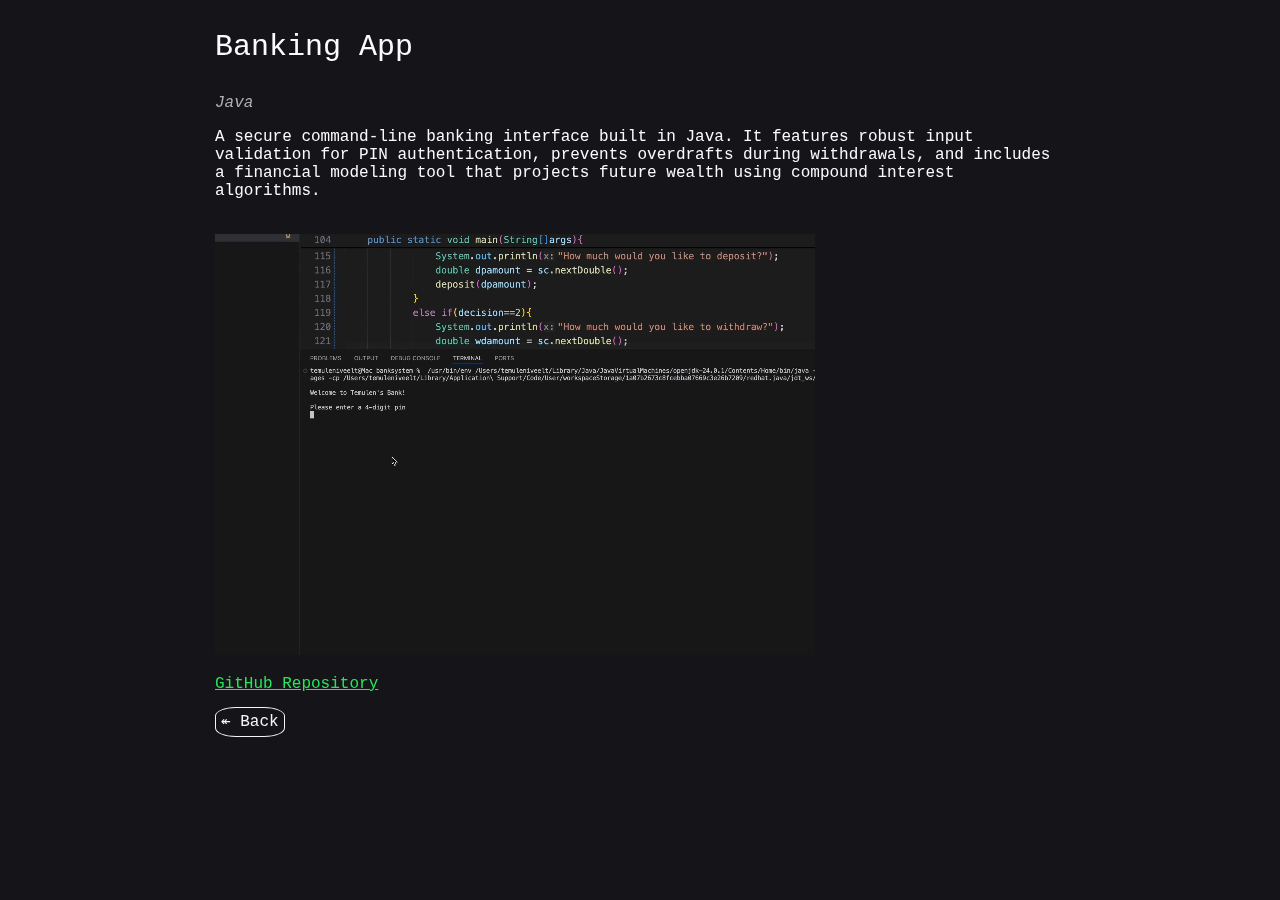
<file: bankapp/index.html>
<!DOCTYPE html>
<html lang="en">
    <head>
        <meta charset="UTF-8">
        <meta name="viewport" content="width=device-width, initial-scale=1.0">
        <link rel="stylesheet" href="../style.css">
        <title>Bank Program</title>
    </head>
    <body>
        <p id="apptitle">Banking App</p>
        <span class="subtitle"><i>Java</i></span>
        <p>
        A secure command-line banking interface built in Java. It features robust
        input validation for PIN authentication, prevents overdrafts during withdrawals,
        and includes a financial modeling tool that projects future wealth using
        compound interest algorithms.
        </p><br>
        <video src="../bankprogram.mp4"
        id="bankvideo"
        type="video/mp4"
        autoplay
        muted
        loop
        playsinline></video>
        <a href="https://github.com/temulendev/console-banking-system">GitHub Repository</a>
        <br>
        <br>
        <a href="/" id="backBtn">↞ Back</a>
    </body>
</html>
</file>
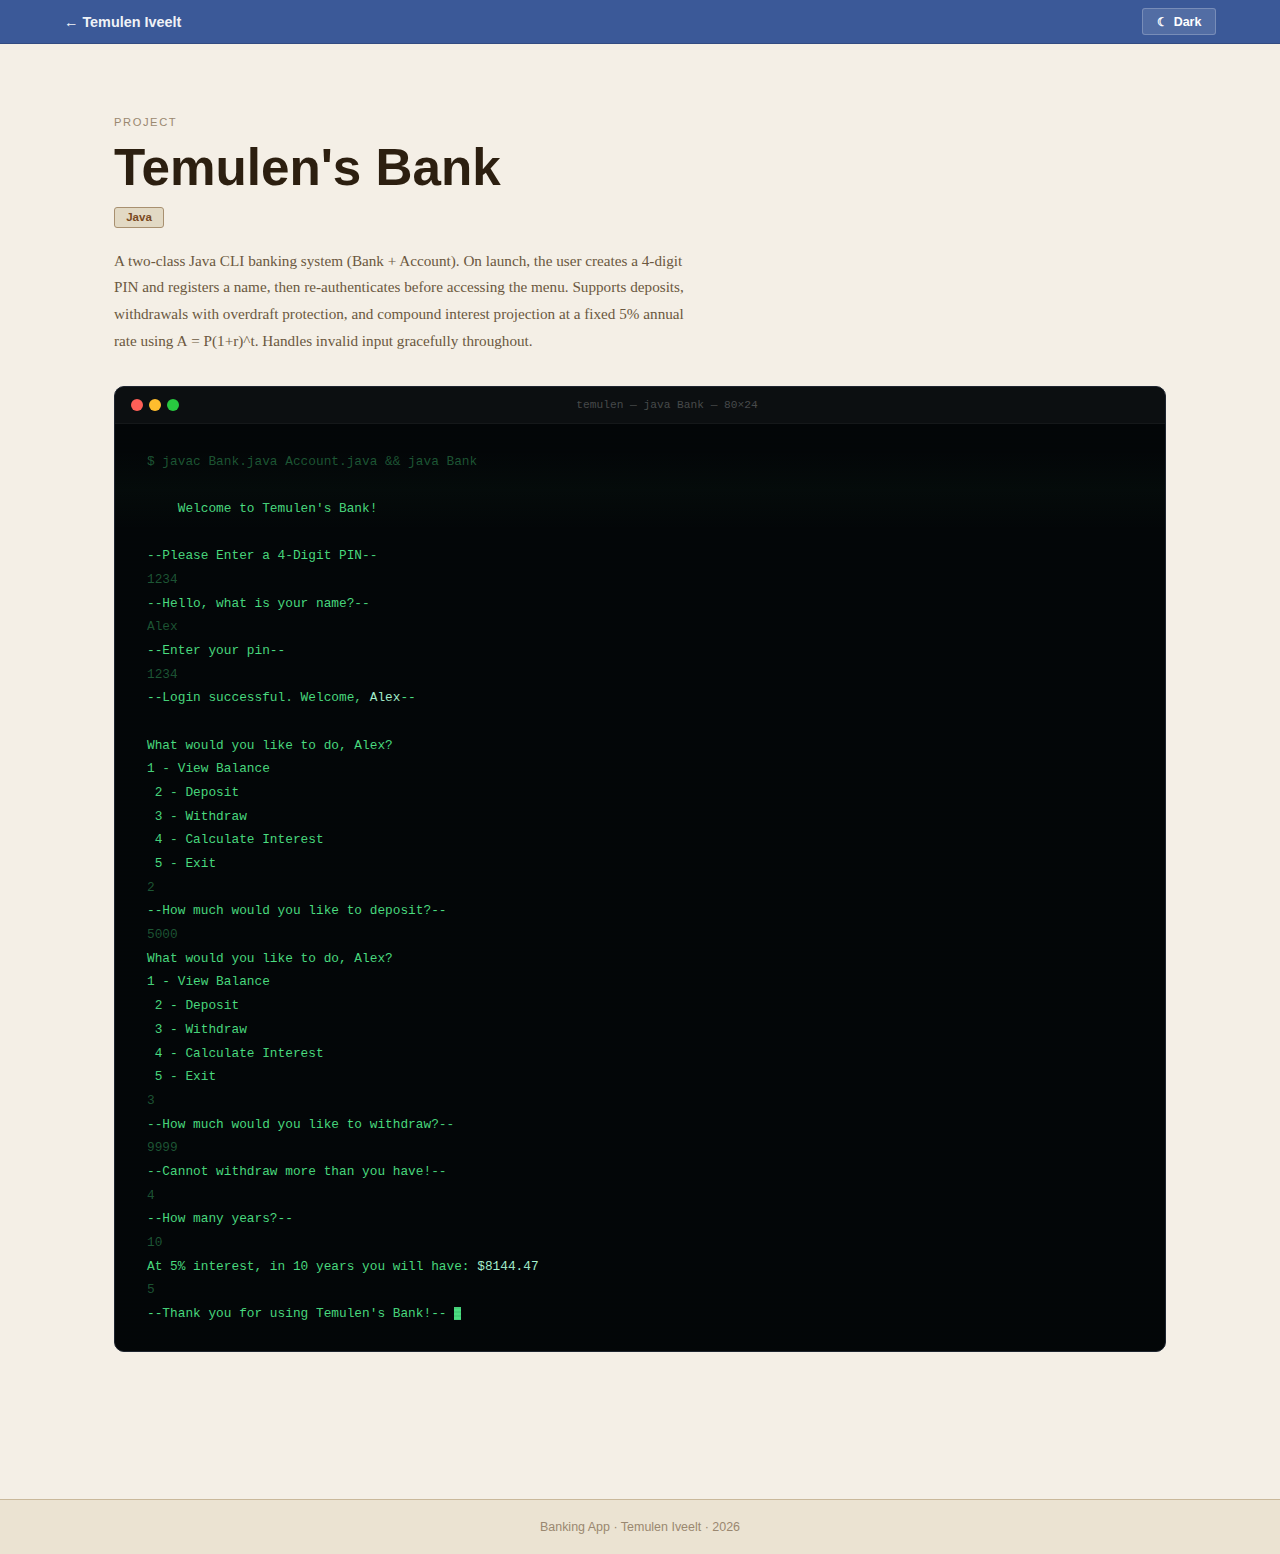
<file: banking/index.html>
<!DOCTYPE html>
<html lang="en">
<head>
  <meta charset="UTF-8">
  <meta name="viewport" content="width=device-width, initial-scale=1.0">
  <meta name="description" content="Temulen's Bank — Java CLI banking app by Temulen Iveelt">
  <title>Banking App — Temulen Iveelt</title>
  <style>
    *, *::before, *::after { box-sizing: border-box; margin: 0; padding: 0; }

    /* ── COLOR SYSTEM ── */
    :root {
      --bg: #F4EFE6;
      --bg-card: #EBE3D2;
      --border: #C9B89A;
      --border-strong: #A89070;
      --text-primary: #2C1F10;
      --text-secondary: #6B5840;
      --text-muted: #9A8870;
      --accent: #3B5998;
      --accent-hover: #2D4473;
      --accent-light: #EBF0F8;
      --accent-2: #7A4A22;
      --accent-green: #4A7236;
      --nav-bg: #3B5998;
      --nav-text: #FFFFFF;
      --tag-bg: #E2D9C4;
      --tag-text: #5A4A32;
      --link: #3B5998;
    }

    body.dark-mode {
      --bg: #2C2F38;
      --bg-card: #363A45;
      --border: #48505E;
      --border-strong: #58607A;
      --text-primary: #E4DDD2;
      --text-secondary: #A8A090;
      --text-muted: #787080;
      --accent: #7A9FD0;
      --accent-hover: #9AB8E0;
      --accent-light: #2A3348;
      --accent-2: #C09060;
      --accent-green: #72A850;
      --nav-bg: #20242E;
      --nav-text: #E4DDD2;
      --tag-bg: #3C3F50;
      --tag-text: #9A9CB0;
      --link: #7A9FD0;
    }

    /* ── TRANSITIONS ── */
    body, .project-header, footer {
      transition: background-color 0.3s ease, color 0.3s ease;
    }

    /* ── BASE ── */
    body {
      background: var(--bg);
      color: var(--text-primary);
      font-family: Georgia, 'Times New Roman', serif;
      font-size: 16px;
      min-height: 100vh;
      overflow-x: hidden;
    }

    /* ── NAV BAR ── */
    .nav {
      position: sticky;
      top: 0;
      z-index: 100;
      background: var(--nav-bg);
      height: 44px;
      display: flex;
      align-items: center;
      border-bottom: 1px solid rgba(0,0,0,0.15);
    }

    .nav-inner {
      width: 100%;
      max-width: 1200px;
      margin: 0 auto;
      padding: 0 1.5rem;
      display: flex;
      align-items: center;
      justify-content: space-between;
    }

    .nav-brand {
      color: var(--nav-text);
      text-decoration: none;
      font-family: Trebuchet MS, Lucida Grande, Verdana, Arial, sans-serif;
      font-weight: bold;
      font-size: 0.9rem;
      opacity: 0.92;
      transition: opacity 0.15s ease;
    }
    .nav-brand:hover { opacity: 1; }

    .nav-btn {
      display: inline-flex;
      align-items: center;
      gap: 0.35rem;
      padding: 0.3rem 0.85rem;
      background: rgba(255,255,255,0.12);
      border: 1px solid rgba(255,255,255,0.22);
      border-radius: 3px;
      color: var(--nav-text);
      font-family: Trebuchet MS, Lucida Grande, Verdana, Arial, sans-serif;
      font-size: 0.78rem;
      font-weight: bold;
      cursor: pointer;
      transition: background 0.15s ease, border-color 0.15s ease;
      white-space: nowrap;
    }
    .nav-btn:hover {
      background: rgba(255,255,255,0.22);
      border-color: rgba(255,255,255,0.38);
    }

    /* ── FADE-IN ── */
    [data-animate] {
      opacity: 0;
      transform: translateY(10px);
      transition: opacity 0.6s ease, transform 0.6s ease;
    }
    [data-animate].visible {
      opacity: 1;
      transform: translateY(0);
    }

    /* ── PAGE CONTAINER ── */
    .page-container {
      max-width: 1100px;
      margin: 0 auto;
      padding: 2rem 1.5rem 3rem;
    }

    /* ── PROJECT HEADER ── */
    .project-header {
      padding-top: 2.5rem;
      padding-bottom: 2rem;
    }

    .section-label {
      font-family: Trebuchet MS, Lucida Grande, Verdana, Arial, sans-serif;
      font-size: 0.7rem;
      font-weight: normal;
      text-transform: uppercase;
      letter-spacing: 0.14em;
      color: var(--text-muted);
      margin-bottom: 0.75rem;
    }

    .project-title {
      font-family: Trebuchet MS, Lucida Grande, Verdana, Arial, sans-serif;
      font-size: clamp(2rem, 5vw, 3.2rem);
      font-weight: bold;
      color: var(--text-primary);
      line-height: 1.1;
      margin-bottom: 0.65rem;
    }

    .project-tag {
      display: inline-block;
      padding: 0.22rem 0.7rem;
      background: var(--tag-bg);
      border: 1px solid var(--border-strong);
      border-radius: 3px;
      color: var(--accent-2);
      font-family: Trebuchet MS, Lucida Grande, Verdana, Arial, sans-serif;
      font-size: 0.72rem;
      font-weight: bold;
      margin-bottom: 1.25rem;
    }

    .project-desc {
      font-family: Georgia, 'Times New Roman', serif;
      font-size: 0.95rem;
      color: var(--text-secondary);
      line-height: 1.75;
      max-width: 580px;
    }

    /* ── TERMINAL SECTION ── */
    .terminal-section {
      padding-bottom: 2rem;
    }

    .terminal {
      background: #030608;
      border-radius: 10px;
      overflow: hidden;
      font-family: 'SF Mono', 'Courier New', Courier, monospace;
      width: 100%;
      border: 1px solid #1E2530;
    }

    .terminal-bar {
      background: rgba(255,255,255,0.04);
      padding: 0.75rem 1rem;
      display: flex;
      align-items: center;
      gap: 6px;
      border-bottom: 1px solid rgba(255,255,255,0.04);
    }

    .t-dot { width: 12px; height: 12px; border-radius: 50%; flex-shrink: 0; }
    .t-dot.red    { background: #ff5f57; }
    .t-dot.yellow { background: #ffbd2e; }
    .t-dot.green  { background: #28c840; }

    .terminal-title {
      flex: 1;
      text-align: center;
      font-size: 0.7rem;
      color: rgba(255,255,255,0.25);
      font-family: 'SF Mono', 'Courier New', Courier, monospace;
    }

    .terminal-body {
      padding: 1.6rem 2rem;
      font-size: 0.8rem;
      line-height: 1.85;
      color: #4ade80;
      position: relative;
      overflow: hidden;
      min-height: 480px;
    }

    /* Scanlines */
    .terminal-body::before {
      content: '';
      position: absolute;
      inset: 0;
      background: repeating-linear-gradient(
        0deg,
        transparent,
        transparent 2px,
        rgba(0,0,0,0.07) 2px,
        rgba(0,0,0,0.07) 4px
      );
      pointer-events: none;
      z-index: 1;
    }

    .scanline {
      position: absolute;
      left: 0; right: 0;
      height: 80px;
      background: linear-gradient(to bottom, transparent, rgba(74,222,128,0.022), transparent);
      animation: scan 5.5s linear infinite;
      pointer-events: none;
      z-index: 2;
    }

    @keyframes scan {
      from { top: -80px; }
      to   { top: 100%; }
    }

    .t-dim    { color: rgba(74,222,128,0.38); }
    .t-bright { color: #a7f3d0; }

    .t-cursor {
      display: inline-block;
      width: 7px;
      height: 13px;
      background: #4ade80;
      vertical-align: middle;
      animation: blink 1s step-end infinite;
    }

    @keyframes blink {
      0%, 100% { opacity: 1; }
      50%       { opacity: 0; }
    }

    /* ── GITHUB BUTTON ── */
    .actions {
      padding-bottom: 2rem;
      display: flex;
      align-items: center;
      gap: 1rem;
    }

    .github-btn {
      display: inline-flex;
      align-items: center;
      gap: 0.5rem;
      padding: 0.55rem 1.3rem;
      background: var(--accent-light);
      border: 1px solid var(--accent);
      border-radius: 3px;
      color: var(--accent);
      text-decoration: none;
      font-family: Trebuchet MS, Lucida Grande, Verdana, Arial, sans-serif;
      font-size: 0.85rem;
      font-weight: bold;
      transition: background 0.15s ease, color 0.15s ease;
    }
    .github-btn:hover {
      background: var(--accent);
      color: white;
    }

    .github-icon {
      width: 15px;
      height: 15px;
      fill: currentColor;
      flex-shrink: 0;
    }

    /* ── FOOTER ── */
    footer {
      border-top: 1px solid var(--border);
      background: var(--bg-card);
      padding: 1.25rem 1.5rem;
      text-align: center;
      font-family: Trebuchet MS, Lucida Grande, Verdana, Arial, sans-serif;
      font-size: 0.78rem;
      color: var(--text-muted);
    }

    /* ── RESPONSIVE ── */
    @media (max-width: 600px) {
      .page-container { padding: 1.25rem 1rem 2rem; }
      .project-title { font-size: 1.75rem; }
      .terminal-body { padding: 1rem 1.2rem; font-size: 0.72rem; min-height: 380px; }
      .nav-inner { padding: 0 1rem; }
    }
  </style>
</head>
<body>

  <!-- Nav Bar -->
  <nav class="nav" role="navigation" aria-label="Site navigation">
    <div class="nav-inner">
      <a href="../" class="nav-brand">← Temulen Iveelt</a>
      <button class="nav-btn" id="dark-toggle" onclick="toggleDark()" aria-label="Toggle dark mode">
        <span id="dark-icon">☾</span>
        <span id="dark-label">Dark</span>
      </button>
    </div>
  </nav>

  <!-- Page Container -->
  <div class="page-container">

    <!-- Project Header -->
    <header class="project-header">
      <p class="section-label" data-animate style="transition-delay: 0s">Project</p>
      <h1 class="project-title" data-animate style="transition-delay: 0.07s">Temulen's Bank</h1>
      <div data-animate style="transition-delay: 0.13s">
        <span class="project-tag">Java</span>
      </div>
      <p class="project-desc" data-animate style="transition-delay: 0.19s">
        A two-class Java CLI banking system (Bank + Account). On launch, the user creates
        a 4-digit PIN and registers a name, then re-authenticates before accessing the
        menu. Supports deposits, withdrawals with overdraft protection, and compound
        interest projection at a fixed 5% annual rate using A&nbsp;=&nbsp;P(1+r)^t.
        Handles invalid input gracefully throughout.
      </p>
    </header>

    <!-- Terminal Mockup -->
    <section class="terminal-section" data-animate style="transition-delay: 0.08s" aria-label="Terminal demo of the banking app">
      <div class="terminal" role="img" aria-label="Java banking app terminal session">
        <div class="terminal-bar" aria-hidden="true">
          <span class="t-dot red"></span>
          <span class="t-dot yellow"></span>
          <span class="t-dot green"></span>
          <span class="terminal-title">temulen — java Bank — 80×24</span>
        </div>
        <div class="terminal-body" aria-hidden="true">
          <div class="scanline"></div>
          <span class="t-dim">$ javac Bank.java Account.java &amp;&amp; java Bank</span><br>
          <br>
          &nbsp;&nbsp;&nbsp;&nbsp;Welcome to Temulen's Bank!<br>
          <br>
          --Please Enter a 4-Digit PIN--<br>
          <span class="t-dim">1234</span><br>
          --Hello, what is your name?--<br>
          <span class="t-dim">Alex</span><br>
          --Enter your pin--<br>
          <span class="t-dim">1234</span><br>
          --Login successful. Welcome, <span class="t-bright">Alex</span>--<br>
          <br>
          What would you like to do, Alex?<br>
          1 - View Balance<br>
          &nbsp;2 - Deposit<br>
          &nbsp;3 - Withdraw<br>
          &nbsp;4 - Calculate Interest<br>
          &nbsp;5 - Exit<br>
          <span class="t-dim">2</span><br>
          --How much would you like to deposit?--<br>
          <span class="t-dim">5000</span><br>
          What would you like to do, Alex?<br>
          1 - View Balance<br>
          &nbsp;2 - Deposit<br>
          &nbsp;3 - Withdraw<br>
          &nbsp;4 - Calculate Interest<br>
          &nbsp;5 - Exit<br>
          <span class="t-dim">3</span><br>
          --How much would you like to withdraw?--<br>
          <span class="t-dim">9999</span><br>
          --Cannot withdraw more than you have!--<br>
          <span class="t-dim">4</span><br>
          --How many years?--<br>
          <span class="t-dim">10</span><br>
          At 5% interest, in 10 years you will have: <span class="t-bright">$8144.47</span><br>
          <span class="t-dim">5</span><br>
          --Thank you for using Temulen's Bank!--&nbsp;<span class="t-cursor"></span>
        </div>
      </div>
    </section>

    <!-- GitHub Link -->
    <div class="actions" data-animate style="transition-delay: 0.12s">
      <a href="https://github.com/temulendev/console-banking-system" target="_blank" rel="noopener noreferrer" class="github-btn">
        <svg class="github-icon" viewBox="0 0 24 24" xmlns="http://www.w3.org/2000/svg" aria-hidden="true">
          <path d="M12 .297c-6.63 0-12 5.373-12 12 0 5.303 3.438 9.8 8.205 11.385.6.113.82-.258.82-.577 0-.285-.01-1.04-.015-2.04-3.338.724-4.042-1.61-4.042-1.61C4.422 18.07 3.633 17.7 3.633 17.7c-1.087-.744.084-.729.084-.729 1.205.084 1.838 1.236 1.838 1.236 1.07 1.835 2.809 1.305 3.495.998.108-.776.417-1.305.76-1.605-2.665-.3-5.466-1.332-5.466-5.93 0-1.31.465-2.38 1.235-3.22-.135-.303-.54-1.523.105-3.176 0 0 1.005-.322 3.3 1.23.96-.267 1.98-.399 3-.405 1.02.006 2.04.138 3 .405 2.28-1.552 3.285-1.23 3.285-1.23.645 1.653.24 2.873.12 3.176.765.84 1.23 1.91 1.23 3.22 0 4.61-2.805 5.625-5.475 5.92.42.36.81 1.096.81 2.22 0 1.606-.015 2.896-.015 3.286 0 .315.21.69.825.57C20.565 22.092 24 17.592 24 12.297c0-6.627-5.373-12-12-12"/>
        </svg>
        GitHub Repository
      </a>
    </div>

  </div>

  <!-- Footer -->
  <footer>
    Banking App · Temulen Iveelt · 2026
  </footer>

  <script>
    // Dark mode
    function toggleDark() {
      document.body.classList.toggle('dark-mode');
      const isDark = document.body.classList.contains('dark-mode');
      document.getElementById('dark-icon').textContent = isDark ? '☀' : '☾';
      document.getElementById('dark-label').textContent = isDark ? 'Light' : 'Dark';
      localStorage.setItem('darkMode', isDark ? 'on' : 'off');
    }
    if (localStorage.getItem('darkMode') === 'on') {
      document.body.classList.add('dark-mode');
      document.getElementById('dark-icon').textContent = '☀';
      document.getElementById('dark-label').textContent = 'Light';
    }

    // Fade-in
    const observer = new IntersectionObserver((entries) => {
      entries.forEach(entry => {
        if (entry.isIntersecting) {
          entry.target.classList.add('visible');
          observer.unobserve(entry.target);
        }
      });
    }, { threshold: 0.05 });
    document.querySelectorAll('[data-animate]').forEach(el => observer.observe(el));
  </script>

</body>
</html>
</file>
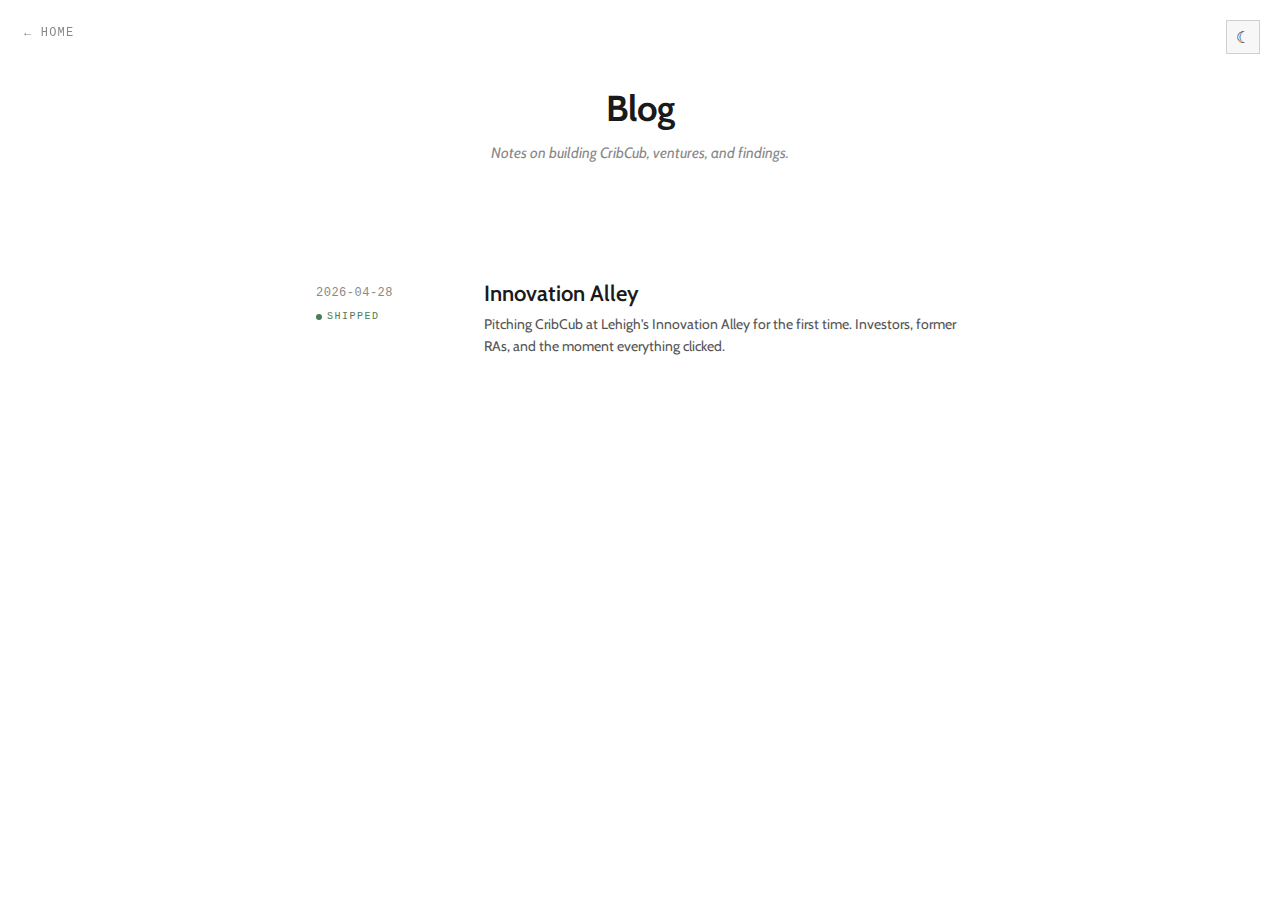
<file: blog/index.html>
<!DOCTYPE html>
<html lang="en">
<head>
  <meta charset="UTF-8">
  <meta name="viewport" content="width=device-width, initial-scale=1">
  <meta name="description" content="Blog — Temulen Iveelt. Notes on building CribCub, startup ventures, and findings worth sharing.">
  <title>Blog — Temulen Iveelt</title>
  <link rel="canonical" href="https://temuleniveelt.com/blog/">

  <!-- Open Graph -->
  <meta property="og:type" content="website">
  <meta property="og:url" content="https://temuleniveelt.com/blog/">
  <meta property="og:title" content="Blog — Temulen Iveelt">
  <meta property="og:description" content="Notes on building CribCub, startup ventures, and findings worth sharing.">

  <!-- Same fonts as the landing -->
  <link rel="preconnect" href="https://fonts.googleapis.com">
  <link rel="preconnect" href="https://fonts.gstatic.com" crossorigin>
  <link href="https://fonts.googleapis.com/css2?family=Cabin:wght@400;500;600;700&display=swap" rel="stylesheet">

  <!-- Shared landing styles, then blog-specific layered on top -->
  <link rel="stylesheet" href="../styles.css">
  <link rel="stylesheet" href="blog.css">
</head>
<body>

  <!-- Back to landing — fixed top-left -->
  <a class="blog-back" href="../">← Home</a>

  <!-- Same chrome as landing: dark/light toggle + color theme picker, both fixed top-right -->
  <button class="theme-toggle" id="themeToggle" aria-label="Toggle dark mode" title="Toggle dark mode">&#9790;</button>

  <div class="theme-picker">
    <button class="theme-picker-toggle" id="themePickerToggle" aria-label="Color themes" aria-expanded="false" aria-controls="themePickerMenu" title="Color themes">
      <span aria-hidden="true"></span>
      <span aria-hidden="true"></span>
      <span aria-hidden="true"></span>
    </button>
    <div class="theme-picker-menu" id="themePickerMenu" role="menu" hidden>
      <span class="theme-picker-label">THEMES</span>
      <button class="theme-swatch" data-theme-color="rose"   role="menuitemradio" aria-label="Rose theme"></button>
      <button class="theme-swatch" data-theme-color="forest" role="menuitemradio" aria-label="Forest theme"></button>
      <button class="theme-swatch" data-theme-color="ocean"  role="menuitemradio" aria-label="Ocean theme"></button>
      <button class="theme-swatch" data-theme-color="amber"  role="menuitemradio" aria-label="Amber theme"></button>
    </div>
  </div>

  <main class="blog-page">

    <!-- Header: title + dek + tricolor stripe divider (motif from landing) -->
    <header class="blog-header">
      <h1>Blog</h1>
      <p>Notes on building CribCub, ventures, and findings.</p>
      <div class="blog-stripes" aria-hidden="true">
        <div class="stripe--blue"></div>
        <div class="stripe--yellow"></div>
        <div class="stripe--red"></div>
      </div>
    </header>

    <!-- Post list — populated by JS from posts.js (window.BLOG_POSTS) -->
    <ul class="blog-list" id="blogList"></ul>

  </main>

  <!-- Manifest: defines window.BLOG_POSTS -->
  <script src="posts.js"></script>

  <!-- Render the post list -->
  <script>
    (function() {
      'use strict';
      var list = document.getElementById('blogList');
      var posts = (window.BLOG_POSTS || []).slice();

      // Newest first by date string (ISO sorts lexicographically).
      posts.sort(function(a, b) { return (b.date || '').localeCompare(a.date || ''); });

      // Render only the date portion (YYYY-MM-DD) on the index for compactness.
      function shortDate(iso) {
        return (iso || '').slice(0, 10);
      }

      var html = posts.map(function(p) {
        var statusBadge = p.status
          ? '<span class="post-status" data-status="' + p.status + '">' + p.status + '</span>'
          : '';
        return ''
          + '<li class="blog-list-item">'
          +   '<div class="blog-list-meta">'
          +     '<span class="blog-list-date">' + shortDate(p.date) + '</span>'
          +     statusBadge
          +   '</div>'
          +   '<a class="blog-list-link" href="posts/' + p.slug + '.html">'
          +     '<h2 class="blog-list-title">' + p.title + '</h2>'
          +     (p.dek ? '<p class="blog-list-dek">' + p.dek + '</p>' : '')
          +   '</a>'
          + '</li>';
      }).join('');

      list.innerHTML = html || '<li style="color: var(--text-muted); padding: 24px 0;">No posts yet.</li>';
    })();
  </script>

  <!-- Shared site script — handles theme toggle + color picker on this page;
       the player/projects/goat blocks are guarded and skipped automatically. -->
  <script src="../script.js"></script>

</body>
</html>
</file>
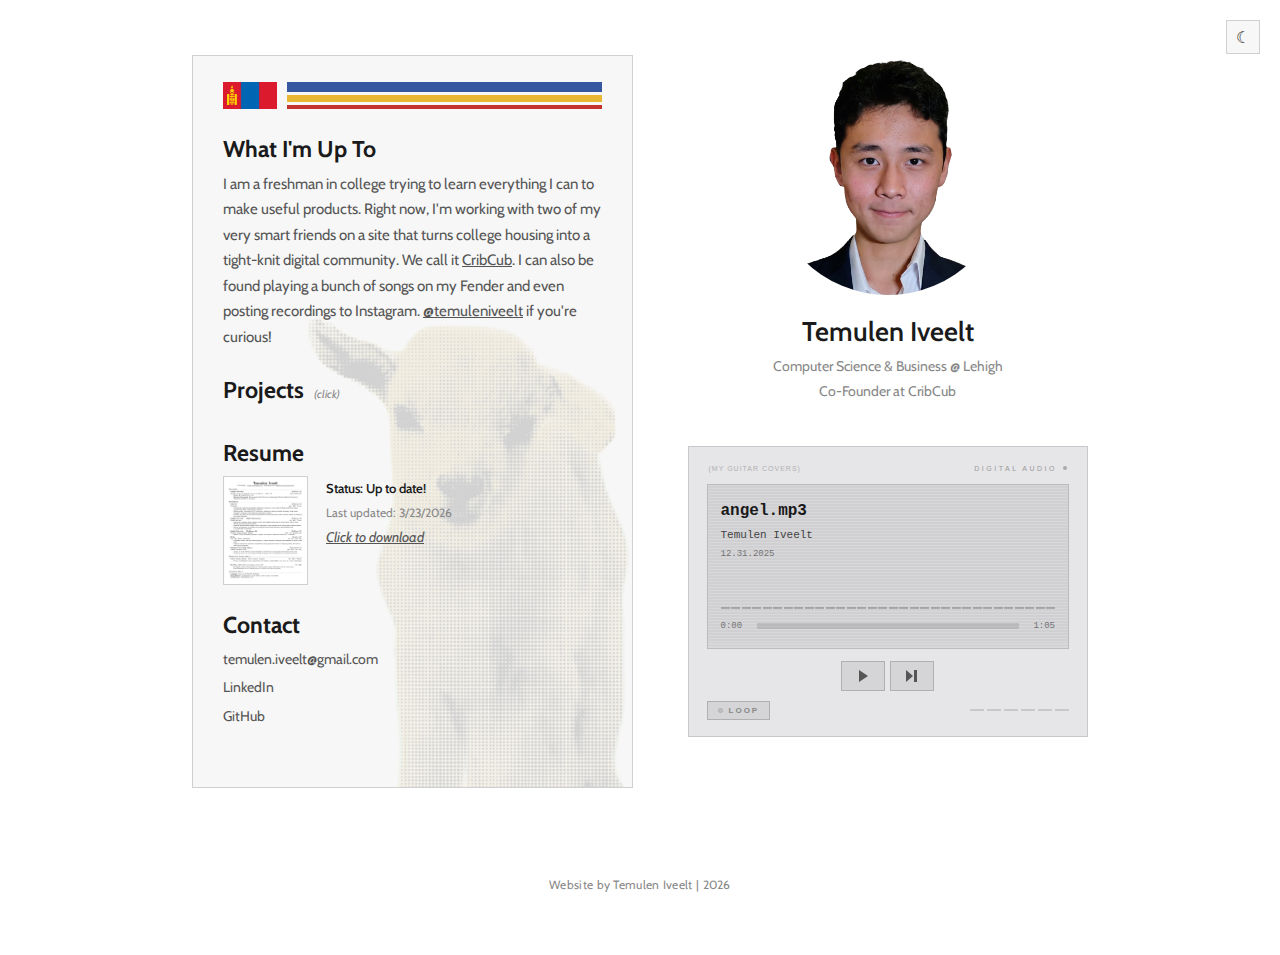
<file: landing/index.html>
<!DOCTYPE html>
<html lang="en">
<head>
  <meta charset="UTF-8">
  <meta name="viewport" content="width=device-width, initial-scale=1">
  <meta name="description" content="Temulen Iveelt — Computer Science & Business at Lehigh University. Co-Founder at CribCub.">
  <title>Temulen Iveelt</title>
  <link rel="canonical" href="https://temuleniveelt.com/">
  <meta property="og:type" content="website">
  <meta property="og:url" content="https://temuleniveelt.com/">
  <meta property="og:title" content="Temulen Iveelt">
  <meta property="og:description" content="Computer Science & Business at Lehigh University. Co-Founder at CribCub.">
  <meta property="og:image" content="https://temuleniveelt.com/headshot.webp">
  <script type="application/ld+json">
  {"@context":"https://schema.org","@type":"Person","name":"Temulen Iveelt","url":"https://temuleniveelt.com/"}
  </script>
  <link rel="preconnect" href="https://fonts.googleapis.com">
  <link rel="preconnect" href="https://fonts.gstatic.com" crossorigin>
  <link href="https://fonts.googleapis.com/css2?family=Cabin:wght@400;500;600;700&display=swap" rel="stylesheet">
  <style>
    /* ===== RESET & BASE ===== */
    *, *::before, *::after { box-sizing: border-box; margin: 0; padding: 0; }

    :root {
      --bg: #ffffff;
      --text: #1a1a1a;
      --text-secondary: #555;
      --text-muted: #888;
      --card-bg: #f7f7f7;
      --card-border: #d0d0d0;
      --heading-color: #1a1a1a;
      --dash-color: #bbb;
      /* Player — light mode */
      --player-bg: #e6e6e8;
      --player-border: #c8c8cc;
      --lcd-bg: #d8d8db;
      --lcd-border: #bbbbbe;
      --lcd-text: #1a1a1a;
      --lcd-text-secondary: #444;
      --lcd-text-muted: #777;
      --player-btn-bg: #d5d5d8;
      --player-btn-border: #b0b0b4;
      --player-btn-color: #555;
      --player-btn-hover: #cccccf;
      --player-btn-active: #c0c0c3;
      --waveform-color: #1a1a1a;
      --waveform-idle: #aaa;
      --progress-track-bg: #c0c0c3;
      --progress-fill-color: #1a1a1a;
      --player-label: #999;
      --led-idle: #aaa;
      --led-active: #1a1a1a;
      --loop-bg: #d5d5d8;
      --loop-border: #b0b0b4;
      --loop-color: #888;
      --loop-active: #1a1a1a;
      --vent-color: #c8c8cc;
      --scanline-color: rgba(0,0,0,0.04);
    }

    [data-theme="dark"] {
      --bg: #131316;
      --text: #c8c8cc;
      --text-secondary: #999;
      --text-muted: #666;
      --card-bg: #1c1c20;
      --card-border: #3a3a3e;
      --heading-color: #e8e8ec;
      --dash-color: #555;
      /* Player — dark mode */
      --player-bg: #1c1c1f;
      --player-border: #3e3e42;
      --lcd-bg: #111;
      --lcd-border: #2a2a2e;
      --lcd-text: #fff;
      --lcd-text-secondary: #ccc;
      --lcd-text-muted: #888;
      --player-btn-bg: #2e2e32;
      --player-btn-border: #4a4a4e;
      --player-btn-color: #999;
      --player-btn-hover: #3a3a3e;
      --player-btn-active: #222226;
      --waveform-color: #fff;
      --waveform-idle: #555;
      --progress-track-bg: #222;
      --progress-fill-color: #fff;
      --player-label: #555;
      --led-idle: #555;
      --led-active: #fff;
      --loop-bg: #2a2a2e;
      --loop-border: #444;
      --loop-color: #666;
      --loop-active: #fff;
      --vent-color: #333;
      --scanline-color: rgba(0,0,0,0.12);
    }

    body {
      font-family: 'Cabin', -apple-system, BlinkMacSystemFont, 'Segoe UI', sans-serif;
      background: var(--bg);
      color: var(--text);
      line-height: 1.6;
      -webkit-font-smoothing: antialiased;
      min-height: 100vh;
      transition: background 0.3s, color 0.3s;
    }

    h1, h2, h3 {
      font-family: 'Cabin', -apple-system, BlinkMacSystemFont, 'Segoe UI', sans-serif;
      line-height: 1.25;
      color: var(--heading-color);
    }

    a { color: inherit; }
    ul { list-style: none; }
    img { max-width: 100%; display: block; }
    button { font-family: inherit; cursor: pointer; border: none; background: none; }
    audio { display: none; }

    /* ===== LAYOUT ===== */
    .container {
      display: grid;
      grid-template-columns: 1.1fr 1fr;
      gap: 55px;
      max-width: 960px;
      margin: 55px auto;
      padding: 0 32px;
      align-items: start;
    }

    /* ===== THEME TOGGLE ===== */
    .theme-toggle {
      position: fixed;
      top: 20px;
      right: 20px;
      width: 34px;
      height: 34px;
      border: 1px solid var(--card-border);
      background: var(--card-bg);
      color: var(--text);
      display: flex;
      align-items: center;
      justify-content: center;
      cursor: pointer;
      font-size: 16px;
      z-index: 100;
      transition: background 0.3s, border-color 0.3s, color 0.3s, transform 0.4s ease;
    }

    .theme-toggle:hover {
      border-color: var(--text-secondary);
    }

    .theme-toggle.spinning {
      transform: rotate(360deg);
    }

    /* ===== LEFT CARD ===== */
    .card {
      background: var(--card-bg);
      border: 1px solid var(--card-border);
      overflow: hidden;
      position: relative;
      transition: background 0.3s, border-color 0.3s;
    }

    .card-body {
      padding: 26px 30px 60px;
      position: relative;
      z-index: 1;
    }

    /* Flag + Stripes row */
    .flag-stripes {
      display: flex;
      align-items: center;
      gap: 10px;
      margin-bottom: 26px;
      position: relative;
      z-index: 1;
    }

    .flag-img {
      height: 27px;
      width: auto;
      flex-shrink: 0;
      object-fit: contain;
    }

    /* Stripes */
    .stripes {
      display: flex;
      flex-direction: column;
      gap: 3px;
      flex: 1;
    }

    .stripe--blue { height: 10px; background: #3558A0; transition: background 0.3s, opacity 0.6s ease; opacity: 0; }
    .stripe--yellow { height: 7px; background: #E8B832; transition: background 0.3s, opacity 0.6s ease 0.15s; opacity: 0; }
    .stripe--red { height: 4px; background: #C4342D; transition: background 0.3s, opacity 0.6s ease 0.3s; opacity: 0; }

    .stripe--blue.visible { opacity: 1; }
    .stripe--yellow.visible { opacity: 1; }
    .stripe--red.visible { opacity: 1; }

    [data-theme="dark"] .stripe--blue { background: #004d87; }
    [data-theme="dark"] .stripe--yellow { background: #ffd900; }
    [data-theme="dark"] .stripe--red { background: #ad0000; }

    /* Sections */
    .section {
      margin-bottom: 26px;
    }

    .section:last-child {
      margin-bottom: 0;
    }

    .section h2 {
      font-size: 23px;
      font-weight: 700;
      margin-bottom: 8px;
    }

    .section p {
      font-size: 15px;
      color: var(--text-secondary);
      line-height: 1.7;
    }

    .section p a {
      text-decoration: underline;
      transition: color 0.15s;
    }

    .section p a:hover {
      color: var(--heading-color);
    }

    /* Projects toggle */
    .projects-toggle {
      cursor: pointer;
      display: inline-flex;
      align-items: baseline;
      gap: 10px;
      user-select: none;
      transition: color 0.2s;
    }

    .projects-toggle:hover {
      color: var(--text-secondary);
    }

    .projects-hint {
      font-size: 11px;
      font-weight: 400;
      color: var(--text-muted);
      font-style: italic;
      transition: color 0.2s;
    }

    .projects-toggle:hover .projects-hint {
      color: var(--text-secondary);
    }

    /* Project list expand */
    .project-list-wrap {
      max-height: 0;
      overflow: hidden;
      opacity: 0;
      transition: max-height 0.4s cubic-bezier(0.4, 0, 0.2, 1),
                  opacity 0.3s ease,
                  margin 0.4s cubic-bezier(0.4, 0, 0.2, 1);
      margin-top: 0;
    }

    .project-list-wrap.open {
      max-height: 400px;
      opacity: 1;
      margin-top: 10px;
    }

    .project-list {
      display: flex;
      flex-direction: column;
      gap: 14px;
    }

    .project-item {
      display: flex;
      align-items: flex-start;
    }

    .project-item::before {
      content: '';
      display: inline-block;
      width: 48px;
      height: 1.5px;
      background: var(--dash-color);
      margin-right: 14px;
      flex-shrink: 0;
      margin-top: 10px;
      transition: background 0.2s, width 0.25s ease;
    }

    .project-item:hover::before {
      background: var(--heading-color);
      width: 64px;
    }

    .project-info {
      min-width: 0;
    }

    .project-item a {
      display: inline;
      font-size: 15px;
      font-weight: 500;
      text-decoration: none;
      color: var(--text-secondary);
      transition: color 0.15s;
    }

    .project-item:hover a {
      color: var(--heading-color);
    }

    .project-desc {
      font-size: 13px;
      color: var(--text-muted);
      line-height: 1.5;
      margin-top: 2px;
    }

    .project-stack {
      font-size: 12px;
      color: var(--text-muted);
      margin-top: 2px;
      font-style: italic;
    }

    /* Resume */
    .resume-row {
      display: flex;
      align-items: flex-start;
      gap: 18px;
    }

    .resume-thumb {
      width: 85px;
      border: 1px solid var(--card-border);
      flex-shrink: 0;
      transition: transform 0.2s ease, box-shadow 0.2s ease;
    }

    .resume-thumb:hover {
      transform: scale(1.03);
      box-shadow: 0 4px 12px rgba(0, 0, 0, 0.1);
    }

    .resume-meta {
      display: flex;
      flex-direction: column;
      gap: 4px;
      padding-top: 2px;
    }

    .resume-status {
      font-size: 13px;
      font-weight: 600;
      color: var(--text);
    }

    .resume-date {
      font-size: 12px;
      color: var(--text-muted);
    }

    .resume-download {
      font-size: 14px;
      font-style: italic;
      text-decoration: underline;
      color: var(--text-secondary);
      transition: color 0.15s;
    }

    .resume-download:hover {
      color: var(--heading-color);
    }

    /* Contact */
    .contact-list {
      display: flex;
      flex-direction: column;
      gap: 6px;
    }

    .contact-list a {
      font-size: 14px;
      color: var(--text-secondary);
      text-decoration: none;
      transition: color 0.15s, transform 0.2s ease;
      width: fit-content;
      display: inline-block;
    }

    .contact-list a:hover {
      color: var(--heading-color);
      text-decoration: underline;
      transform: translateX(4px);
    }

    /* Goat */
    .goat {
      position: absolute;
      bottom: 0;
      right: 0;
      width: 75%;
      height: auto;
      opacity: 0.17;
      pointer-events: none;
      transform-origin: bottom right;
      transform: scale(1);
      transition: filter 0.5s ease, opacity 0.5s ease, transform 0.4s cubic-bezier(0.4, 0, 0.2, 1);
    }

    .goat.zoomed {
      transform: scale(1.12);
    }

    [data-theme="dark"] .goat {
      filter: sepia(0.2) hue-rotate(70deg) brightness(0.95) saturate(1.1);
    }

    /* ===== SIDEBAR ===== */
    .sidebar {
      display: flex;
      flex-direction: column;
      gap: 40px;
    }

    .profile {
      text-align: center;
    }

    .headshot-wrap {
      width: 240px;
      height: 240px;
      border-radius: 50%;
      overflow: hidden;
      margin: 0 auto 20px;
    }

    .headshot {
      width: 100%;
      height: 100%;
      object-fit: cover;
      object-position: center 25%;
    }

    .name {
      font-size: 27px;
      font-weight: 600;
      margin-bottom: 6px;
    }

    .subtitle {
      font-size: 14px;
      color: var(--text-muted);
      margin-bottom: 3px;
    }

    /* ========================================
       Y2K MUSIC PLAYER
       ======================================== */

    .y2k-player {
      background: var(--player-bg);
      padding: 16px 18px;
      position: relative;
      overflow: hidden;
      border: 1px solid var(--player-border);
      transition: background 0.3s, border-color 0.3s;
    }

    .player-header {
      display: flex;
      justify-content: flex-end;
      align-items: center;
      gap: 10px;
      margin-bottom: 10px;
      padding: 0 2px;
    }

    .player-label {
      font-family: 'Arial Narrow', 'Helvetica Neue', Arial, sans-serif;
      font-size: 7px;
      color: var(--player-label);
      letter-spacing: 2.5px;
      text-transform: uppercase;
    }

    .power-led {
      width: 4px;
      height: 4px;
      border-radius: 50%;
      background: var(--led-idle);
      animation: breathe 3s ease-in-out infinite;
      transition: background 0.3s;
    }

    .y2k-player.playing .power-led {
      background: var(--led-active);
    }

    /* LCD Screen */
    .lcd-screen {
      background: var(--lcd-bg);
      border: 1px solid var(--lcd-border);
      padding: 14px 13px;
      position: relative;
      overflow: hidden;
      margin-bottom: 12px;
      transition: background 0.3s, border-color 0.3s;
    }

    .lcd-screen::after {
      content: '';
      position: absolute;
      top: 0; left: 0; right: 0; bottom: 0;
      background: repeating-linear-gradient(
        0deg,
        transparent,
        transparent 1.5px,
        var(--scanline-color) 1.5px,
        var(--scanline-color) 3px
      );
      pointer-events: none;
      z-index: 4;
    }

    .lcd-content {
      position: relative;
      z-index: 2;
    }

    .lcd-title {
      font-family: 'Courier New', 'Lucida Console', monospace;
      font-size: 16px;
      font-weight: bold;
      color: var(--lcd-text);
      margin-bottom: 3px;
      transition: color 0.3s;
    }

    .lcd-artist {
      font-family: 'Courier New', 'Lucida Console', monospace;
      font-size: 11px;
      color: var(--lcd-text-secondary);
      margin-bottom: 2px;
      transition: color 0.3s;
    }

    .lcd-album {
      font-family: 'Courier New', 'Lucida Console', monospace;
      font-size: 9px;
      color: var(--lcd-text-muted);
      font-style: italic;
      margin-bottom: 1px;
      transition: color 0.3s;
    }

    .lcd-album:empty {
      display: none;
    }

    .sync-blue { color: #3558A0; }
    .sync-yellow { color: #E8B832; }
    .sync-red { color: #C4342D; }
    [data-theme="dark"] .sync-blue { color: #5b8bd4; }
    [data-theme="dark"] .sync-yellow { color: #ffd900; }
    [data-theme="dark"] .sync-red { color: #e85550; }

    .lcd-date {
      font-family: 'Courier New', 'Lucida Console', monospace;
      font-size: 9px;
      color: var(--lcd-text-muted);
      margin-bottom: 12px;
      transition: color 0.3s;
    }

    .lcd-waveform {
      display: flex;
      align-items: flex-end;
      gap: 1.5px;
      height: 36px;
      margin-bottom: 10px;
    }

    .waveform-bar {
      flex: 1;
      background: var(--waveform-color);
      min-height: 2px;
      transition: height 0.08s ease-out, background 0.3s;
    }

    .y2k-player:not(.playing) .waveform-bar {
      animation: idlePulse 2.5s ease-in-out infinite;
      background: var(--waveform-idle);
    }

    .y2k-player.playing .waveform-bar {
      animation: none;
      background: var(--waveform-color);
    }

    /* Progress bar */
    .lcd-progress {
      display: flex;
      align-items: center;
      gap: 8px;
    }

    .lcd-time {
      font-family: 'Courier New', 'Lucida Console', monospace;
      font-size: 9px;
      color: var(--lcd-text-muted);
      min-width: 28px;
      transition: color 0.3s;
    }

    .lcd-time:last-child {
      text-align: right;
    }

    .progress-track {
      flex: 1;
      height: 6px;
      background: var(--progress-track-bg);
      cursor: pointer;
      position: relative;
      touch-action: none;
      transition: background 0.3s;
    }

    .progress-fill {
      height: 100%;
      background: var(--progress-fill-color);
      width: 0%;
      position: relative;
      transition: width 0.15s linear, background 0.3s;
      pointer-events: none;
    }

    .progress-fill.dragging {
      transition: background 0.3s;
    }

    .progress-fill::after {
      content: '';
      position: absolute;
      right: -5px;
      top: -3px;
      width: 12px;
      height: 12px;
      background: var(--progress-fill-color);
      border-radius: 50%;
      opacity: 0;
      transition: opacity 0.15s, background 0.3s;
    }

    .progress-track:hover .progress-fill::after,
    .progress-fill.dragging::after {
      opacity: 1;
    }

    /* Transport controls */
    .transport {
      display: flex;
      justify-content: center;
      gap: 5px;
      margin-bottom: 10px;
    }

    .transport-btn {
      width: 44px;
      height: 30px;
      background: var(--player-btn-bg);
      border: 1px solid var(--player-btn-border);
      display: flex;
      align-items: center;
      justify-content: center;
      color: var(--player-btn-color);
      transition: all 0.15s;
    }

    .transport-btn:hover {
      background: var(--player-btn-hover);
      color: var(--lcd-text);
    }

    .transport-btn:active {
      background: var(--player-btn-active);
    }

    .transport-btn svg {
      fill: currentColor;
      width: 14px;
      height: 14px;
    }

    /* Player footer */
    .player-footer {
      display: flex;
      justify-content: space-between;
      align-items: center;
    }

    .loop-btn {
      display: flex;
      align-items: center;
      gap: 6px;
      background: var(--loop-bg);
      border: 1px solid var(--loop-border);
      padding: 4px 10px;
      font-family: 'Arial Narrow', 'Helvetica Neue', Arial, sans-serif;
      font-size: 8px;
      font-weight: bold;
      color: var(--loop-color);
      letter-spacing: 2px;
      text-transform: uppercase;
      transition: all 0.15s;
    }

    .loop-btn:hover { color: var(--lcd-text-secondary); }

    .loop-btn.active {
      color: var(--loop-active);
      border-color: var(--loop-active);
    }

    .loop-led {
      width: 5px;
      height: 5px;
      border-radius: 50%;
      background: var(--progress-track-bg);
      border: 1px solid var(--loop-border);
      transition: all 0.3s;
    }

    .loop-btn.active .loop-led {
      background: var(--loop-active);
      border-color: var(--loop-active);
    }

    .player-vents {
      display: flex;
      gap: 3px;
    }

    .player-vents span {
      width: 14px;
      height: 1.5px;
      background: var(--vent-color);
      transition: background 0.3s;
    }

    /* ===== ANIMATIONS ===== */

    @keyframes breathe {
      0%, 100% { opacity: 0.4; }
      50% { opacity: 1; }
    }

    @keyframes idlePulse {
      0%, 100% { height: 2px; opacity: 0.4; }
      50% { height: 5px; opacity: 0.7; }
    }

/* ===== RESPONSIVE ===== */

    @media (max-width: 820px) {
      .container {
        grid-template-columns: 1fr;
        gap: 36px;
        margin: 32px auto;
        padding: 0 20px;
        max-width: 480px;
      }

      .sidebar {
        display: contents;
      }

      .profile { order: -1; }
      .card { order: 0; }
      .y2k-player { order: 10; }


      .headshot-wrap {
        width: 200px;
        height: 200px;
      }

      .name { font-size: 24px; }
      .card-body { padding: 22px 24px 50px; }
      .section h2 { font-size: 21px; }
      .y2k-player {
        max-width: 360px;
        margin: 0 auto;
        width: 100%;
      }

      .theme-toggle {
        top: 14px;
        right: 14px;
        width: 30px;
        height: 30px;
        font-size: 14px;
      }
    }


    /* ===== FOOTER ===== */
    .site-footer {
      text-align: center;
      padding: 32px 20px 24px;
      font-size: 12px;
      color: var(--text-muted);
      letter-spacing: 0.3px;
      transition: color 0.3s;
    }

    @media (max-width: 480px) {
      .container {
        padding: 0 16px;
        margin: 24px auto;
      }

      .headshot-wrap {
        width: 170px;
        height: 170px;
      }

      .name { font-size: 22px; }
      .card-body { padding: 18px 20px 45px; }
      .section h2 { font-size: 19px; }
      .flag-stripes { margin-bottom: 20px; }
      .section { margin-bottom: 22px; }

      .resume-row {
        flex-direction: column;
        gap: 10px;
      }

      .resume-thumb { width: 100px; }

      .project-item::before {
        width: 35px;
        margin-right: 10px;
      }

      .y2k-player { padding: 14px; }
      .lcd-title { font-size: 14px; }
    }
  </style>
</head>
<body>

  <button class="theme-toggle" id="themeToggle" aria-label="Toggle dark mode" title="Toggle dark mode">&#9790;</button>

  <audio id="audio" src="../angelIns.mp3" preload="metadata"></audio>

  <main class="container">

    <!-- ===== LEFT: CONTENT CARD ===== -->
    <section class="card">
      <div class="card-body">

        <div class="flag-stripes">
          <img src="../mongolianflag.png" alt="Mongolian flag" class="flag-img" loading="lazy">
          <div class="stripes" aria-hidden="true">
            <div class="stripe--blue"></div>
            <div class="stripe--yellow"></div>
            <div class="stripe--red"></div>
          </div>
        </div>

        <div class="section">
          <h2>What I'm Up To</h2>
          <p>I am a freshman in college trying to learn everything I can to make useful products. Right now, I'm working with two of my very smart friends on a site that turns college housing into a tight-knit digital community. We call it <a href="https://www.cribcub.com" target="_blank" rel="noopener">CribCub</a>. I can also be found playing a bunch of songs on my Fender and even posting recordings to Instagram. <a href="https://www.instagram.com/temuleniveelt" target="_blank" rel="noopener">@temuleniveelt</a> if you're curious!</p>
        </div>

        <div class="section">
          <h2 class="projects-toggle" id="projectsToggle">Projects <span class="projects-hint" id="projectsHint">(click)</span></h2>
          <div class="project-list-wrap" id="projectListWrap">
            <ul class="project-list">
              <li class="project-item">
                <div class="project-info">
                  <a href="https://www.cribcub.com" target="_blank" rel="noopener">CribCub</a>
                  <div class="project-desc">Making dorming at college an easier experience for university administration, resident advisors, and students.</div>
                </div>
              </li>
              <li class="project-item">
                <div class="project-info">
                  <a href="https://linkedin-connector-one.vercel.app/" target="_blank" rel="noopener">LinkedIn Note Generator</a>
                  <div class="project-desc">Personalized connection notes from LinkedIn profiles</div>
                  <div class="project-stack">Next.js, Vercel, OpenAI API</div>
                </div>
              </li>
              <li class="project-item">
                <div class="project-info">
                  <a href="https://github.com/temulendev/console-banking-system" target="_blank" rel="noopener">Banking App</a>
                  <div class="project-desc">PIN verification, deposit/withdraw/view balance, interest calculation</div>
                  <div class="project-stack">Java, CLI</div>
                </div>
              </li>
            </ul>
          </div>
        </div>

        <div class="section">
          <h2>Resume</h2>
          <div class="resume-row">
            <a href="../Temulen_Resume.pdf" download>
              <img src="../resumepreview.png" alt="Resume preview" class="resume-thumb" loading="lazy">
            </a>
            <div class="resume-meta">
              <span class="resume-status">Status: Up to date!</span>
              <span class="resume-date">Last updated: 3/23/2026</span>
              <a href="../Temulen_Resume.pdf" download class="resume-download">Click to download</a>
            </div>
          </div>
        </div>

        <div class="section">
          <h2>Contact</h2>
          <div class="contact-list">
            <a href="mailto:temulen.iveelt@gmail.com">temulen.iveelt@gmail.com</a>
            <a href="https://www.linkedin.com/in/temulen-iveelt/" target="_blank" rel="noopener">LinkedIn</a>
            <a href="https://github.com/temulendev" target="_blank" rel="noopener">GitHub</a>
          </div>
        </div>

      </div>

      <img src="../goatYellow.png" alt="" class="goat" aria-hidden="true" loading="lazy">
    </section>

    <!-- ===== RIGHT: PROFILE & PLAYER ===== -->
    <aside class="sidebar">

      <div class="profile">
        <div class="headshot-wrap">
          <img src="../headshot.webp" alt="Temulen Iveelt" class="headshot">
        </div>
        <h1 class="name">Temulen Iveelt</h1>
        <p class="subtitle">Computer Science & Business @ Lehigh</p>
        <p class="subtitle">Co-Founder at CribCub</p>
      </div>

      <!-- Y2K Music Player -->
      <div class="y2k-player" id="player">

        <div class="player-header" style="justify-content: space-between;">
          <span class="player-label" style="letter-spacing: 1px; opacity: 0.7;">(my guitar covers)</span>
          <div style="display: flex; align-items: center; gap: 6px;">
            <span class="player-label">DIGITAL AUDIO</span>
            <span class="power-led" id="powerLed"></span>
          </div>
        </div>

        <div class="lcd-screen">
          <div class="lcd-content">
            <div class="lcd-title" id="lcdTitle">angel.mp3</div>
            <div class="lcd-artist" id="lcdArtist">Temulen Iveelt</div>
            <div class="lcd-album" id="lcdAlbum"></div>
            <div class="lcd-date" id="lcdDate">12.31.2025</div>
            <div class="lcd-waveform" id="waveform"></div>
            <div class="lcd-progress">
              <span class="lcd-time" id="currentTime">0:00</span>
              <div class="progress-track" id="progressTrack">
                <div class="progress-fill" id="progressFill"></div>
              </div>
              <span class="lcd-time" id="totalTime">0:00</span>
            </div>
          </div>
        </div>

        <div class="transport">
          <button class="transport-btn" id="playPauseBtn" title="Play / Pause" aria-label="Play or Pause">
            <svg width="14" height="14" viewBox="0 0 14 14" id="playIcon">
              <polygon points="3,1 3,13 12,7" fill="currentColor"/>
            </svg>
            <svg width="14" height="14" viewBox="0 0 14 14" id="pauseIcon" style="display:none">
              <rect x="2" y="1" width="3.5" height="12" fill="currentColor"/>
              <rect x="8.5" y="1" width="3.5" height="12" fill="currentColor"/>
            </svg>
          </button>
          <button class="transport-btn" id="skipBtn" title="Next track" aria-label="Next track">
            <svg width="14" height="14" viewBox="0 0 14 14">
              <polygon points="1,1 1,13 8,7" fill="currentColor"/>
              <rect x="9" y="1" width="3" height="12" fill="currentColor"/>
            </svg>
          </button>
        </div>

        <div class="player-footer">
          <button class="loop-btn" id="loopBtn" aria-label="Toggle loop">
            <span class="loop-led"></span>
            LOOP
          </button>
          <div class="player-vents" aria-hidden="true">
            <span></span><span></span><span></span><span></span><span></span><span></span>
          </div>
        </div>

      </div>

    </aside>

  </main>

  <footer class="site-footer">Website by Temulen Iveelt | 2026</footer>

<script>
  (function() {
    'use strict';

    var audio = document.getElementById('audio');
    var playPauseBtn = document.getElementById('playPauseBtn');
    var skipBtn = document.getElementById('skipBtn');
    var playIcon = document.getElementById('playIcon');
    var pauseIcon = document.getElementById('pauseIcon');
    var loopBtn = document.getElementById('loopBtn');
    var progressTrack = document.getElementById('progressTrack');
    var progressFill = document.getElementById('progressFill');
    var currentTimeEl = document.getElementById('currentTime');
    var totalTimeEl = document.getElementById('totalTime');
    var waveformEl = document.getElementById('waveform');
    var player = document.getElementById('player');
    var lcdTitle = document.getElementById('lcdTitle');
    var lcdArtist = document.getElementById('lcdArtist');
    var lcdAlbum = document.getElementById('lcdAlbum');
    var lcdDate = document.getElementById('lcdDate');
    var projectsToggle = document.getElementById('projectsToggle');
    var projectListWrap = document.getElementById('projectListWrap');
    var projectsHint = document.getElementById('projectsHint');
    var themeToggle = document.getElementById('themeToggle');

    // ---- Track list ----
    var tracks = [
      { src: '../angelIns.mp3', title: 'angel.mp3', artist: 'Temulen Iveelt', album: '', date: '12.31.2025' },
      { src: '../everybreathyoutake.mp3', title: 'Every Breath You Take.mp3', artist: 'Temulen Iveelt', album: 'The Police — <span class="sync-blue">Synch</span><span class="sync-yellow">roni</span><span class="sync-red">city</span>', date: '07.30.2025' }
    ];
    var currentTrack = 0;

    function loadTrack(index, autoplay) {
      var wasPlaying = !audio.paused;
      currentTrack = index;
      var t = tracks[currentTrack];
      audio.src = t.src;
      audio.load();
      lcdTitle.textContent = t.title;
      lcdArtist.textContent = t.artist;
      lcdAlbum.innerHTML = t.album;
      lcdDate.textContent = t.date;
      progressFill.style.width = '0%';
      currentTimeEl.textContent = '0:00';
      totalTimeEl.textContent = '0:00';
      if (autoplay || wasPlaying) {
        audio.play();
      }
    }

    function skipTrack() {
      loadTrack((currentTrack + 1) % tracks.length, true);
    }

    // ---- Theme toggle ----
    var savedTheme = localStorage.getItem('theme');
    if (savedTheme === 'dark') {
      document.documentElement.setAttribute('data-theme', 'dark');
      themeToggle.innerHTML = '&#9788;';
    }

    themeToggle.addEventListener('click', function() {
      themeToggle.classList.remove('spinning');
      void themeToggle.offsetWidth;
      themeToggle.classList.add('spinning');
      var isDark = document.documentElement.getAttribute('data-theme') === 'dark';
      if (isDark) {
        document.documentElement.removeAttribute('data-theme');
        localStorage.setItem('theme', 'light');
        themeToggle.innerHTML = '&#9790;';
      } else {
        document.documentElement.setAttribute('data-theme', 'dark');
        localStorage.setItem('theme', 'dark');
        themeToggle.innerHTML = '&#9788;';
      }
      setTimeout(function() { themeToggle.classList.remove('spinning'); }, 400);
    });

    // Web Audio API
    var audioCtx, analyser, source, isSetup = false;

    // Generate waveform bars
    var NUM_BARS = 32;
    var bars = [];
    for (var i = 0; i < NUM_BARS; i++) {
      var bar = document.createElement('div');
      bar.className = 'waveform-bar';
      bar.style.animationDelay = (i * 0.07) + 's';
      waveformEl.appendChild(bar);
      bars.push(bar);
    }

    function formatTime(s) {
      if (isNaN(s) || !isFinite(s)) return '0:00';
      var m = Math.floor(s / 60);
      var sec = Math.floor(s % 60);
      return m + ':' + (sec < 10 ? '0' : '') + sec;
    }

    function setupAudio() {
      if (isSetup) return;
      try {
        audioCtx = new (window.AudioContext || window.webkitAudioContext)();
        analyser = audioCtx.createAnalyser();
        source = audioCtx.createMediaElementSource(audio);
        source.connect(analyser);
        analyser.connect(audioCtx.destination);
        analyser.fftSize = 128;
        analyser.smoothingTimeConstant = 0.72;
        isSetup = true;
      } catch(e) {
        console.warn('Web Audio API not available:', e);
      }
    }

    function togglePlay() {
      setupAudio();
      if (audioCtx && audioCtx.state === 'suspended') audioCtx.resume();
      if (audio.paused) audio.play();
      else audio.pause();
    }

    // UI state sync
    audio.addEventListener('play', function() {
      playIcon.style.display = 'none';
      pauseIcon.style.display = 'block';
      player.classList.add('playing');
      visualize();
    });

    audio.addEventListener('pause', function() {
      playIcon.style.display = 'block';
      pauseIcon.style.display = 'none';
      player.classList.remove('playing');
      bars.forEach(function(b) { b.style.height = '2px'; });
    });

    audio.addEventListener('ended', function() {
      if (!audio.loop) {
        skipTrack();
      }
    });

    // Progress tracking
    audio.addEventListener('timeupdate', function() {
      if (!audio.duration || isDragging) return;
      progressFill.style.width = (audio.currentTime / audio.duration) * 100 + '%';
      currentTimeEl.textContent = formatTime(audio.currentTime);
    });

    audio.addEventListener('loadedmetadata', function() {
      totalTimeEl.textContent = formatTime(audio.duration);
    });

    // ---- Smooth drag-to-seek ----
    var isDragging = false;

    function seekTo(clientX) {
      if (!audio.duration) return;
      var rect = progressTrack.getBoundingClientRect();
      var pct = Math.max(0, Math.min(1, (clientX - rect.left) / rect.width));
      audio.currentTime = pct * audio.duration;
      progressFill.style.width = (pct * 100) + '%';
      currentTimeEl.textContent = formatTime(audio.currentTime);
    }

    progressTrack.addEventListener('mousedown', function(e) {
      isDragging = true;
      progressFill.classList.add('dragging');
      seekTo(e.clientX);
    });

    document.addEventListener('mousemove', function(e) {
      if (isDragging) seekTo(e.clientX);
    });

    document.addEventListener('mouseup', function() {
      if (isDragging) {
        isDragging = false;
        progressFill.classList.remove('dragging');
      }
    });

    progressTrack.addEventListener('touchstart', function(e) {
      isDragging = true;
      progressFill.classList.add('dragging');
      seekTo(e.touches[0].clientX);
    }, {passive: true});

    document.addEventListener('touchmove', function(e) {
      if (isDragging) seekTo(e.touches[0].clientX);
    }, {passive: true});

    document.addEventListener('touchend', function() {
      if (isDragging) {
        isDragging = false;
        progressFill.classList.remove('dragging');
      }
    });

    // Transport
    playPauseBtn.addEventListener('click', togglePlay);
    skipBtn.addEventListener('click', skipTrack);

    // Loop toggle
    loopBtn.addEventListener('click', function() {
      audio.loop = !audio.loop;
      loopBtn.classList.toggle('active', audio.loop);
    });

    // Spacebar play/pause
    document.addEventListener('keydown', function(e) {
      if (e.code === 'Space' && e.target === document.body) {
        e.preventDefault();
        togglePlay();
      }
    });

    // ---- Projects toggle ----
    var goat = document.querySelector('.goat');
    projectsToggle.addEventListener('click', function() {
      var isOpen = projectListWrap.classList.toggle('open');
      projectsHint.textContent = isOpen ? '(hide)' : '(click)';
      if (goat) goat.classList.toggle('zoomed', isOpen);
    });

    // ---- Audio visualization ----
    function visualize() {
      if (!analyser) { randomVisualize(); return; }
      var bufLen = analyser.frequencyBinCount;
      var data = new Uint8Array(bufLen);
      function draw() {
        if (audio.paused) return;
        requestAnimationFrame(draw);
        analyser.getByteFrequencyData(data);
        for (var i = 0; i < NUM_BARS; i++) {
          var idx = Math.floor(i * bufLen / NUM_BARS);
          bars[i].style.height = Math.max(2, (data[idx] / 255) * 100) + '%';
        }
      }
      draw();
    }

    function randomVisualize() {
      function draw() {
        if (audio.paused) return;
        requestAnimationFrame(draw);
        for (var i = 0; i < NUM_BARS; i++) {
          bars[i].style.height = (Math.random() * 70 + 10) + '%';
        }
      }
      draw();
    }

    // ---- Stripes fade-in on load ----
    requestAnimationFrame(function() {
      document.querySelector('.stripe--blue').classList.add('visible');
      document.querySelector('.stripe--yellow').classList.add('visible');
      document.querySelector('.stripe--red').classList.add('visible');
    });

  })();
  </script>

</body>
</html>
</file>
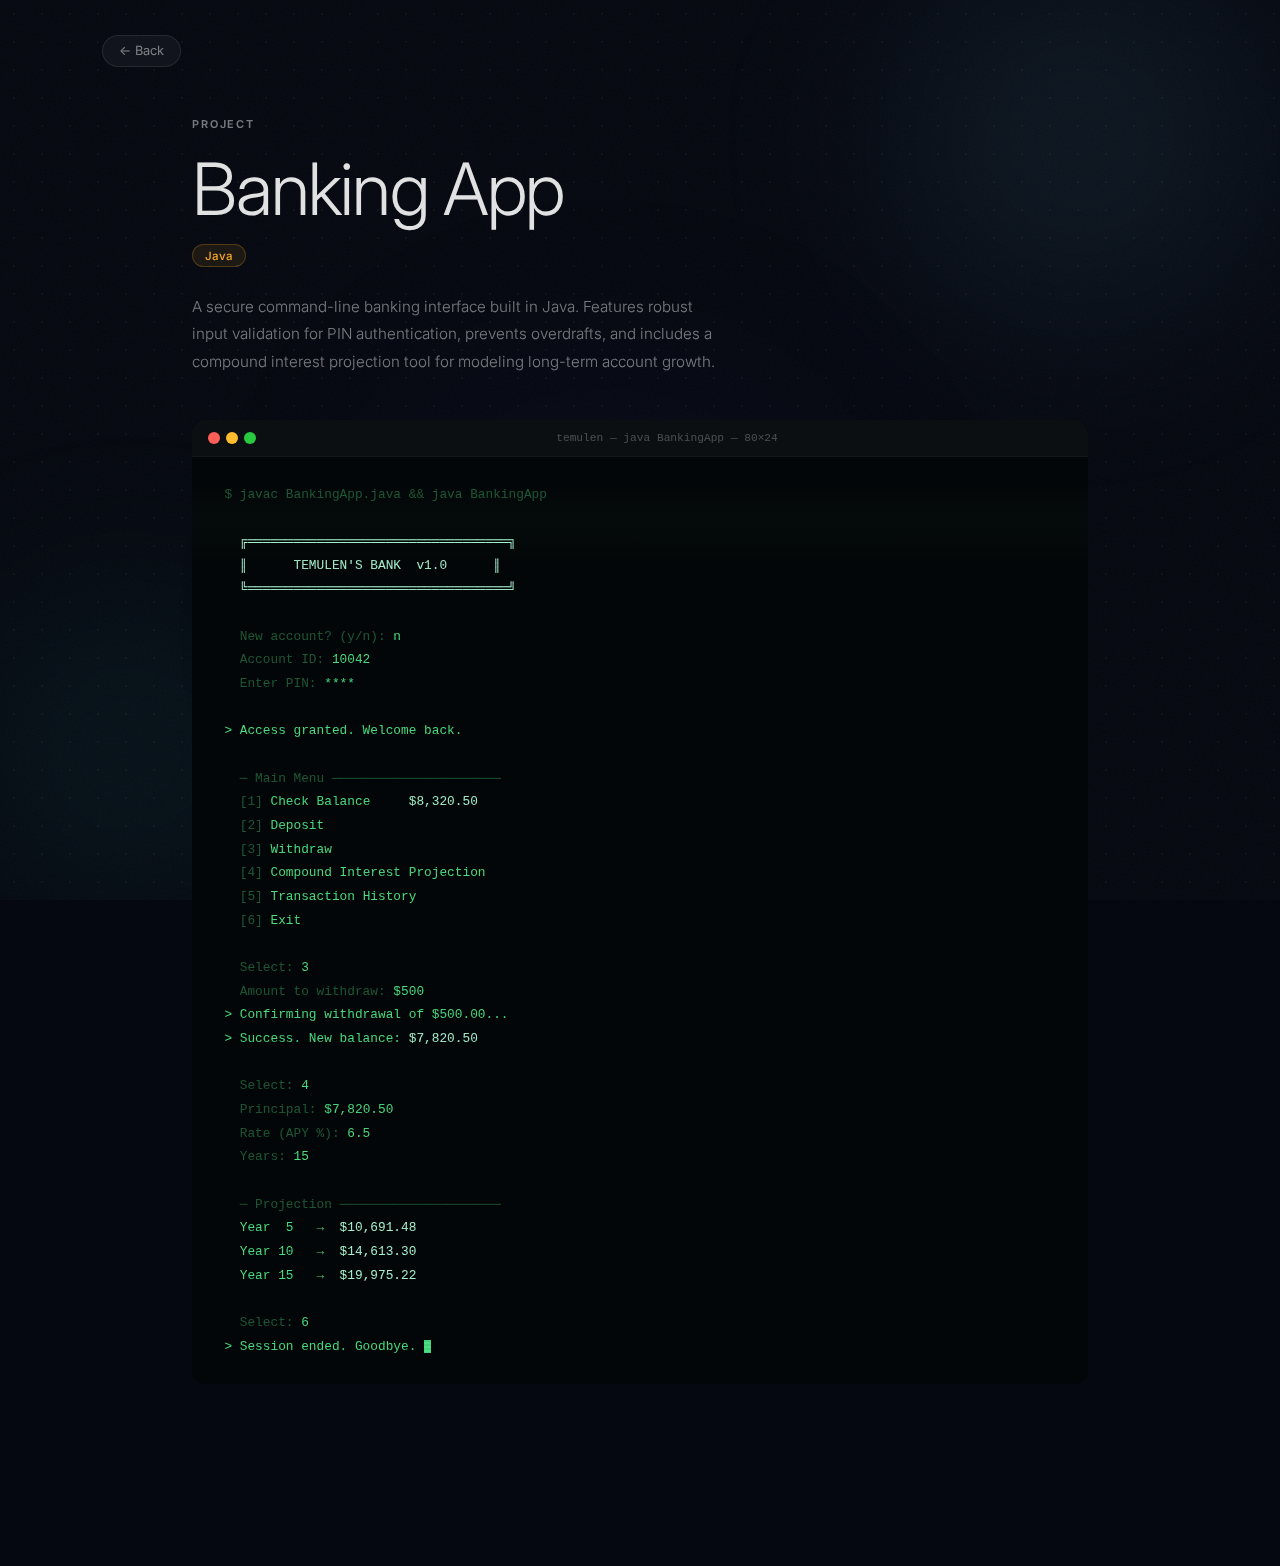
<file: banking.html>
<!DOCTYPE html>
<html lang="en">
<head>
  <meta charset="UTF-8">
  <meta name="viewport" content="width=device-width, initial-scale=1.0">
  <meta name="description" content="Temulen's Bank — Java CLI banking app by Temulen Iveelt">
  <title>Banking App — Temulen Iveelt</title>
  <link rel="preconnect" href="https://fonts.googleapis.com">
  <link rel="preconnect" href="https://fonts.gstatic.com" crossorigin>
  <link href="https://fonts.googleapis.com/css2?family=Instrument+Serif:ital@1&family=Inter:wght@300;400;500;600&display=swap" rel="stylesheet">
  <style>
    *, *::before, *::after { box-sizing: border-box; margin: 0; padding: 0; }

    :root {
      --bg: #050810;
      --accent-green: #4ade80;
      --accent-ice: #7dd3fc;
      --accent-amber: #f5a623;
      --text-primary: rgba(255,255,255,0.88);
      --text-muted: rgba(255,255,255,0.45);
    }

    body {
      background: var(--bg);
      color: var(--text-primary);
      font-family: 'Inter', sans-serif;
      font-weight: 400;
      overflow-x: hidden;
      min-height: 100vh;
    }

    /* ── BACKGROUND ── */
    .bg-canvas {
      position: fixed;
      inset: 0;
      z-index: -2;
      overflow: hidden;
      pointer-events: none;
    }
    .orb {
      position: absolute;
      border-radius: 50%;
      pointer-events: none;
    }
    .orb-1 {
      width: 600px; height: 600px;
      background: radial-gradient(circle, rgba(125,211,252,0.1) 0%, transparent 65%);
      top: -160px; right: -100px;
      filter: blur(80px);
      animation: drift-1 22s ease-in-out infinite alternate;
    }
    .orb-2 {
      width: 500px; height: 500px;
      background: radial-gradient(circle, rgba(45,212,191,0.09) 0%, transparent 65%);
      bottom: -100px; left: -120px;
      filter: blur(90px);
      animation: drift-2 28s ease-in-out infinite alternate;
    }
    .orb-3 {
      width: 700px; height: 700px;
      background: radial-gradient(circle, rgba(49,46,129,0.12) 0%, transparent 65%);
      top: 30%; left: 20%;
      filter: blur(100px);
      animation: drift-3 35s ease-in-out infinite alternate;
    }
    @keyframes drift-1 {
      from { transform: translate(0,0) scale(1); }
      to   { transform: translate(-60px,80px) scale(1.1); }
    }
    @keyframes drift-2 {
      from { transform: translate(0,0) scale(1); }
      to   { transform: translate(80px,-60px) scale(1.15); }
    }
    @keyframes drift-3 {
      from { transform: translate(0,0) scale(1); }
      to   { transform: translate(-40px,50px) scale(0.9); }
    }

    .dot-texture {
      position: fixed;
      inset: 0;
      z-index: -1;
      background-image: radial-gradient(circle, rgba(255,255,255,0.04) 1px, transparent 1px);
      background-size: 28px 28px;
      pointer-events: none;
    }
    .noise-overlay {
      position: fixed;
      inset: 0;
      z-index: -1;
      pointer-events: none;
      opacity: 0.04;
      background-image: url("data:image/svg+xml,%3Csvg viewBox='0 0 200 200' xmlns='http://www.w3.org/2000/svg'%3E%3Cfilter id='n'%3E%3CfeTurbulence type='fractalNoise' baseFrequency='0.85' numOctaves='4' stitchTiles='stitch'/%3E%3C/filter%3E%3Crect width='100%25' height='100%25' filter='url(%23n)'/%3E%3C/svg%3E");
      background-repeat: repeat;
      background-size: 200px 200px;
    }

    /* ── FADE-IN ── */
    [data-animate] {
      opacity: 0;
      transform: translateY(20px);
      transition: opacity 0.7s ease, transform 0.7s ease;
    }
    [data-animate].visible {
      opacity: 1;
      transform: translateY(0);
    }

    /* ── LAYOUT ── */
    .page-wrapper {
      max-width: 1100px;
      margin: 0 auto;
      padding: 0 8vw;
    }

    /* ── BACK BUTTON ── */
    .back-btn {
      position: fixed;
      top: 2.2rem;
      left: 8vw;
      z-index: 10;
      display: inline-flex;
      align-items: center;
      gap: 0.45rem;
      padding: 0.45rem 1rem;
      background: rgba(255,255,255,0.04);
      border: 1px solid rgba(255,255,255,0.09);
      border-radius: 100px;
      color: var(--text-muted);
      text-decoration: none;
      font-size: 0.8rem;
      font-weight: 400;
      backdrop-filter: blur(8px);
      -webkit-backdrop-filter: blur(8px);
      transition: color 0.22s, border-color 0.22s, background 0.22s;
    }
    .back-btn:hover {
      color: var(--text-primary);
      border-color: rgba(255,255,255,0.2);
      background: rgba(255,255,255,0.07);
    }

    /* ── HEADER ── */
    .project-header {
      padding-top: 13vh;
      padding-bottom: 5vh;
    }

    .section-label {
      font-size: 0.68rem;
      font-weight: 600;
      letter-spacing: 0.16em;
      text-transform: uppercase;
      color: var(--text-muted);
      margin-bottom: 1.1rem;
    }

    .project-title {
      font-family: 'Inter', sans-serif;
      font-size: clamp(2.6rem, 6vw, 4.5rem);
      font-weight: 300;
      letter-spacing: -0.025em;
      color: var(--text-primary);
      line-height: 1.1;
      margin-bottom: 1rem;
    }

    .project-tag {
      display: inline-block;
      padding: 0.22rem 0.75rem;
      background: rgba(245,166,35,0.09);
      border: 1px solid rgba(245,166,35,0.24);
      border-radius: 100px;
      color: var(--accent-amber);
      font-size: 0.72rem;
      font-weight: 500;
      margin-bottom: 1.6rem;
    }

    .project-desc {
      max-width: 540px;
      font-size: 0.95rem;
      color: var(--text-muted);
      line-height: 1.8;
      font-weight: 300;
    }

    /* ── TERMINAL ── */
    .terminal-section {
      padding-bottom: 6vh;
    }

    .terminal {
      background: #030608;
      border-radius: 14px;
      overflow: hidden;
      font-family: 'SF Mono', 'Fira Code', 'Cascadia Code', 'Courier New', monospace;
      width: 100%;
    }

    .terminal-bar {
      background: rgba(255,255,255,0.04);
      padding: 0.75rem 1rem;
      display: flex;
      align-items: center;
      gap: 6px;
      border-bottom: 1px solid rgba(255,255,255,0.04);
    }
    .t-dot { width: 12px; height: 12px; border-radius: 50%; }
    .t-dot.red    { background: #ff5f57; }
    .t-dot.yellow { background: #ffbd2e; }
    .t-dot.green  { background: #28c840; }
    .terminal-title {
      flex: 1;
      text-align: center;
      font-size: 0.7rem;
      color: rgba(255,255,255,0.25);
    }

    .terminal-body {
      padding: 1.6rem 2rem;
      font-size: 0.8rem;
      line-height: 1.85;
      color: var(--accent-green);
      position: relative;
      overflow: hidden;
      min-height: 480px;
    }

    /* Scanlines */
    .terminal-body::before {
      content: '';
      position: absolute;
      inset: 0;
      background: repeating-linear-gradient(
        0deg,
        transparent,
        transparent 2px,
        rgba(0,0,0,0.07) 2px,
        rgba(0,0,0,0.07) 4px
      );
      pointer-events: none;
      z-index: 1;
    }
    .scanline {
      position: absolute;
      left: 0; right: 0;
      height: 80px;
      background: linear-gradient(to bottom, transparent, rgba(74,222,128,0.022), transparent);
      animation: scan 5.5s linear infinite;
      pointer-events: none;
      z-index: 2;
    }
    @keyframes scan {
      from { top: -80px; }
      to   { top: 100%; }
    }

    .t-dim    { color: rgba(74,222,128,0.38); }
    .t-bright { color: #a7f3d0; }
    .t-cursor {
      display: inline-block;
      width: 7px; height: 13px;
      background: var(--accent-green);
      vertical-align: middle;
      animation: blink 1s step-end infinite;
    }
    @keyframes blink {
      0%, 100% { opacity: 1; }
      50%       { opacity: 0; }
    }

    /* ── GITHUB LINK ── */
    .actions {
      padding-bottom: 8vh;
      display: flex;
      align-items: center;
      gap: 1rem;
    }

    .github-pill {
      display: inline-flex;
      align-items: center;
      gap: 0.5rem;
      padding: 0.55rem 1.3rem;
      background: rgba(255,255,255,0.04);
      border: 1px solid rgba(255,255,255,0.09);
      border-radius: 100px;
      color: var(--text-muted);
      text-decoration: none;
      font-size: 0.85rem;
      font-weight: 400;
      backdrop-filter: blur(8px);
      -webkit-backdrop-filter: blur(8px);
      transition: color 0.25s, border-color 0.25s, background 0.25s, box-shadow 0.25s;
    }
    .github-pill:hover {
      color: var(--accent-ice);
      border-color: rgba(125,211,252,0.38);
      background: rgba(125,211,252,0.06);
      box-shadow: 0 0 18px rgba(125,211,252,0.11);
    }

    .github-icon {
      width: 15px;
      height: 15px;
      fill: currentColor;
      flex-shrink: 0;
    }
  </style>
</head>
<body>

  <!-- Background -->
  <div class="bg-canvas" aria-hidden="true">
    <div class="orb orb-1"></div>
    <div class="orb orb-2"></div>
    <div class="orb orb-3"></div>
  </div>
  <div class="dot-texture" aria-hidden="true"></div>
  <div class="noise-overlay" aria-hidden="true"></div>

  <!-- Back button -->
  <a href="index.html" class="back-btn" aria-label="Back to home">← Back</a>

  <div class="page-wrapper">

    <!-- Header -->
    <header class="project-header">
      <p class="section-label" data-animate style="transition-delay:0s">Project</p>
      <h1 class="project-title" data-animate style="transition-delay:0.08s">Banking App</h1>
      <div data-animate style="transition-delay:0.14s">
        <span class="project-tag">Java</span>
      </div>
      <p class="project-desc" data-animate style="transition-delay:0.2s">
        A secure command-line banking interface built in Java. Features robust input
        validation for PIN authentication, prevents overdrafts, and includes a compound
        interest projection tool for modeling long-term account growth.
      </p>
    </header>

    <!-- Terminal mockup -->
    <section class="terminal-section" data-animate style="transition-delay:0.1s" aria-label="Terminal demo of the banking app">
      <div class="terminal" role="img" aria-label="Java banking app terminal session">
        <div class="terminal-bar" aria-hidden="true">
          <span class="t-dot red"></span>
          <span class="t-dot yellow"></span>
          <span class="t-dot green"></span>
          <span class="terminal-title">temulen — java BankingApp — 80×24</span>
        </div>
        <div class="terminal-body" aria-hidden="true">
          <div class="scanline"></div>
          <span class="t-dim">$ javac BankingApp.java &amp;&amp; java BankingApp</span><br>
          <br>
          <span class="t-bright">&nbsp;&nbsp;╔══════════════════════════════════╗</span><br>
          <span class="t-bright">&nbsp;&nbsp;║&nbsp;&nbsp;&nbsp;&nbsp;&nbsp;&nbsp;TEMULEN'S BANK&nbsp;&nbsp;v1.0&nbsp;&nbsp;&nbsp;&nbsp;&nbsp;&nbsp;║</span><br>
          <span class="t-bright">&nbsp;&nbsp;╚══════════════════════════════════╝</span><br>
          <br>
          <span class="t-dim">&nbsp;&nbsp;New account? (y/n): </span>n<br>
          <span class="t-dim">&nbsp;&nbsp;Account ID: </span>10042<br>
          <span class="t-dim">&nbsp;&nbsp;Enter PIN: </span>****<br>
          <br>
          &gt; Access granted. Welcome back.<br>
          <br>
          <span class="t-dim">&nbsp;&nbsp;─ Main Menu ──────────────────────</span><br>
          <span class="t-dim">&nbsp;&nbsp;[1]</span> Check Balance &nbsp;&nbsp;&nbsp;&nbsp;<span class="t-bright">$8,320.50</span><br>
          <span class="t-dim">&nbsp;&nbsp;[2]</span> Deposit<br>
          <span class="t-dim">&nbsp;&nbsp;[3]</span> Withdraw<br>
          <span class="t-dim">&nbsp;&nbsp;[4]</span> Compound Interest Projection<br>
          <span class="t-dim">&nbsp;&nbsp;[5]</span> Transaction History<br>
          <span class="t-dim">&nbsp;&nbsp;[6]</span> Exit<br>
          <br>
          <span class="t-dim">&nbsp;&nbsp;Select: </span>3<br>
          <span class="t-dim">&nbsp;&nbsp;Amount to withdraw: </span>$500<br>
          &gt; Confirming withdrawal of $500.00...<br>
          &gt; Success. New balance: <span class="t-bright">$7,820.50</span><br>
          <br>
          <span class="t-dim">&nbsp;&nbsp;Select: </span>4<br>
          <span class="t-dim">&nbsp;&nbsp;Principal: </span>$7,820.50<br>
          <span class="t-dim">&nbsp;&nbsp;Rate (APY %): </span>6.5<br>
          <span class="t-dim">&nbsp;&nbsp;Years: </span>15<br>
          <br>
          <span class="t-dim">&nbsp;&nbsp;─ Projection ─────────────────────</span><br>
          &nbsp;&nbsp;Year &nbsp;5 &nbsp;&nbsp;→ &nbsp;<span class="t-bright">$10,691.48</span><br>
          &nbsp;&nbsp;Year 10 &nbsp;&nbsp;→ &nbsp;<span class="t-bright">$14,613.30</span><br>
          &nbsp;&nbsp;Year 15 &nbsp;&nbsp;→ &nbsp;<span class="t-bright">$19,975.22</span><br>
          <br>
          <span class="t-dim">&nbsp;&nbsp;Select: </span>6<br>
          &gt; Session ended. Goodbye.&nbsp;<span class="t-cursor"></span>
        </div>
      </div>
    </section>

    <!-- Actions -->
    <div class="actions" data-animate style="transition-delay:0.15s">
      <a href="https://github.com/temulendev/console-banking-system" target="_blank" rel="noopener noreferrer" class="github-pill">
        <svg class="github-icon" viewBox="0 0 24 24" xmlns="http://www.w3.org/2000/svg" aria-hidden="true">
          <path d="M12 .297c-6.63 0-12 5.373-12 12 0 5.303 3.438 9.8 8.205 11.385.6.113.82-.258.82-.577 0-.285-.01-1.04-.015-2.04-3.338.724-4.042-1.61-4.042-1.61C4.422 18.07 3.633 17.7 3.633 17.7c-1.087-.744.084-.729.084-.729 1.205.084 1.838 1.236 1.838 1.236 1.07 1.835 2.809 1.305 3.495.998.108-.776.417-1.305.76-1.605-2.665-.3-5.466-1.332-5.466-5.93 0-1.31.465-2.38 1.235-3.22-.135-.303-.54-1.523.105-3.176 0 0 1.005-.322 3.3 1.23.96-.267 1.98-.399 3-.405 1.02.006 2.04.138 3 .405 2.28-1.552 3.285-1.23 3.285-1.23.645 1.653.24 2.873.12 3.176.765.84 1.23 1.91 1.23 3.22 0 4.61-2.805 5.625-5.475 5.92.42.36.81 1.096.81 2.22 0 1.606-.015 2.896-.015 3.286 0 .315.21.69.825.57C20.565 22.092 24 17.592 24 12.297c0-6.627-5.373-12-12-12"/>
        </svg>
        GitHub Repository
      </a>
    </div>

  </div>

  <script>
    const observer = new IntersectionObserver((entries) => {
      entries.forEach(entry => {
        if (entry.isIntersecting) {
          entry.target.classList.add('visible');
          observer.unobserve(entry.target);
        }
      });
    }, { threshold: 0.06 });

    document.querySelectorAll('[data-animate]').forEach(el => observer.observe(el));
  </script>

</body>
</html>
</file>
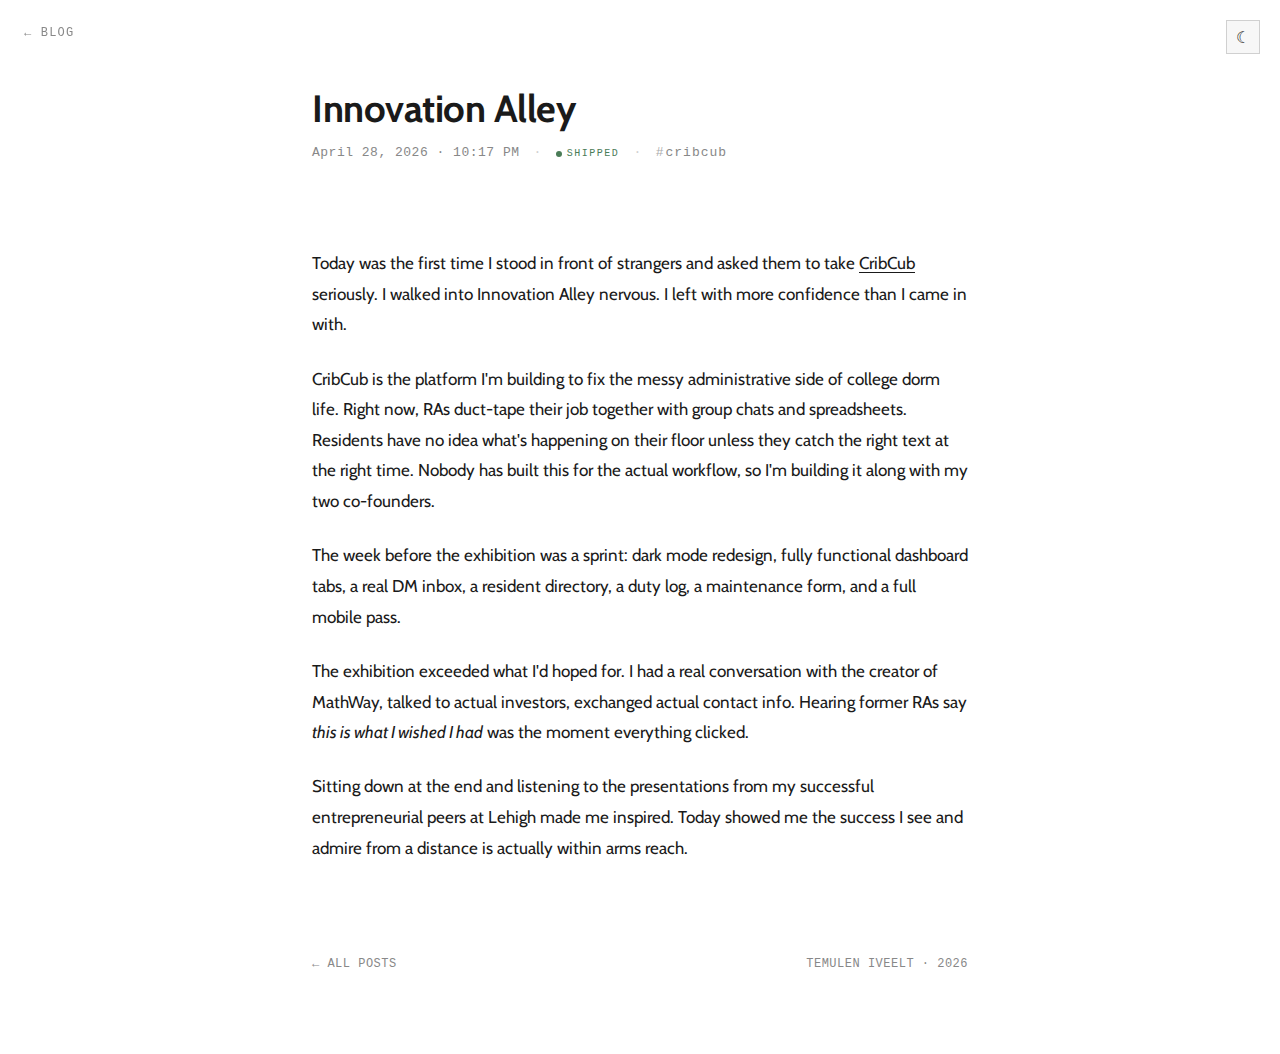
<file: blog/posts/innovation-alley.html>
<!DOCTYPE html>
<html lang="en">
<head>
  <meta charset="UTF-8">
  <meta name="viewport" content="width=device-width, initial-scale=1">
  <meta name="description" content="Pitching CribCub at Lehigh's Innovation Alley for the first time. Investors, former RAs, and the moment everything clicked.">
  <title>Innovation Alley — Temulen Iveelt</title>
  <link rel="canonical" href="https://temuleniveelt.com/blog/posts/innovation-alley.html">

  <!-- Post metadata (used by the index manifest in blog/posts.js) -->
  <meta name="post-title"   content="Innovation Alley">
  <meta name="post-date"    content="2026-04-28T22:17">
  <meta name="post-tag"     content="cribcub">
  <meta name="post-status"  content="shipped">
  <meta name="post-dek"     content="Pitching CribCub at Lehigh's Innovation Alley for the first time. Investors, former RAs, and the moment everything clicked.">

  <!-- Open Graph -->
  <meta property="og:type"        content="article">
  <meta property="og:url"         content="https://temuleniveelt.com/blog/posts/innovation-alley.html">
  <meta property="og:title"       content="Innovation Alley">
  <meta property="og:description" content="Pitching CribCub at Lehigh's Innovation Alley for the first time. Investors, former RAs, and the moment everything clicked.">
  <meta property="article:published_time" content="2026-04-28T22:17">

  <!-- Same fonts as the rest of the site -->
  <link rel="preconnect" href="https://fonts.googleapis.com">
  <link rel="preconnect" href="https://fonts.gstatic.com" crossorigin>
  <link href="https://fonts.googleapis.com/css2?family=Cabin:wght@400;500;600;700&display=swap" rel="stylesheet">

  <!-- Shared landing styles, then blog-specific layered on top -->
  <link rel="stylesheet" href="../../styles.css">
  <link rel="stylesheet" href="../blog.css">
</head>
<body>

  <!-- Back to blog index — fixed top-left -->
  <a class="blog-back" href="../">← Blog</a>

  <!-- Same chrome as landing: dark/light toggle + color theme picker -->
  <button class="theme-toggle" id="themeToggle" aria-label="Toggle dark mode" title="Toggle dark mode">&#9790;</button>

  <div class="theme-picker">
    <button class="theme-picker-toggle" id="themePickerToggle" aria-label="Color themes" aria-expanded="false" aria-controls="themePickerMenu" title="Color themes">
      <span aria-hidden="true"></span>
      <span aria-hidden="true"></span>
      <span aria-hidden="true"></span>
    </button>
    <div class="theme-picker-menu" id="themePickerMenu" role="menu" hidden>
      <span class="theme-picker-label">THEMES</span>
      <button class="theme-swatch" data-theme-color="rose"   role="menuitemradio" aria-label="Rose theme"></button>
      <button class="theme-swatch" data-theme-color="forest" role="menuitemradio" aria-label="Forest theme"></button>
      <button class="theme-swatch" data-theme-color="ocean"  role="menuitemradio" aria-label="Ocean theme"></button>
      <button class="theme-swatch" data-theme-color="amber"  role="menuitemradio" aria-label="Amber theme"></button>
    </div>
  </div>

  <main class="blog-page">

    <article class="post-article">

      <!-- Title block: title, then meta line (date · status · tag) -->
      <h1 class="post-title">Innovation Alley</h1>

      <div class="post-meta">
        <time datetime="2026-04-28T22:17">April 28, 2026 · 10:17 PM</time>
        <span class="post-meta-sep">·</span>
        <span class="post-status" data-status="shipped">shipped</span>
        <span class="post-meta-sep">·</span>
        <span class="post-tag">cribcub</span>
      </div>

      <!-- Stripe divider — recurring motif from landing -->
      <div class="post-stripes" aria-hidden="true">
        <div class="stripe--blue"></div>
        <div class="stripe--yellow"></div>
        <div class="stripe--red"></div>
      </div>

      <!-- Body -->
      <div class="post-content">

        <p>Today was the first time I stood in front of strangers and asked them to take <a href="https://www.cribcub.com" target="_blank" rel="noopener">CribCub</a> seriously. I walked into Innovation Alley nervous. I left with more confidence than I came in with.</p>

        <p>CribCub is the platform I'm building to fix the messy administrative side of college dorm life. Right now, RAs duct-tape their job together with group chats and spreadsheets. Residents have no idea what's happening on their floor unless they catch the right text at the right time. Nobody has built this for the actual workflow, so I'm building it along with my two co-founders.</p>

        <p>The week before the exhibition was a sprint: dark mode redesign, fully functional dashboard tabs, a real DM inbox, a resident directory, a duty log, a maintenance form, and a full mobile pass.</p>

        <p>The exhibition exceeded what I'd hoped for. I had a real conversation with the creator of MathWay, talked to actual investors, exchanged actual contact info. Hearing former RAs say <em>this is what I wished I had</em> was the moment everything clicked.</p>

        <p>Sitting down at the end and listening to the presentations from my successful entrepreneurial peers at Lehigh made me inspired. Today showed me the success I see and admire from a distance is actually within arms reach.</p>

      </div>

      <!-- Footer: back link + copyright stamp -->
      <footer class="post-footer">
        <a href="../">← All posts</a>
        <span>Temulen Iveelt · 2026</span>
      </footer>

    </article>

  </main>

  <!-- Shared site script — runs theme toggle + color picker; landing-only blocks are guarded -->
  <script src="../../script.js"></script>

</body>
</html>
</file>
<file: style.css>
a:link {
  color: rgb(40, 228, 90);
  text-decoration: underline; 
  background-color: transparent;
}
a:visited {
  color: rgb(40, 228, 90);
  background-color: transparent;
  text-decoration: none;
}
a:hover {
  color: rgb(62, 134, 33);
  background-color: transparent;
  text-decoration: underline;
}
a:active {
  color: rgb(15, 155, 29);
  background-color: transparent;
  text-decoration: underline;
}

body {
    background-color: rgb(20, 20, 25);
    font-family: "Courier New", Courier, monospace;
    color:rgb(250, 251, 252);
    max-width: 850px;
    margin: 0 auto;
    text-align: left;
    padding: 0 20px;
}

.portrait{
    width: 180px;
    height: 180px;
    border-radius: 50%;
    object-fit: cover;
    border: 1px solid #ffffff;
    flex-shrink: 0;
}


h3{
    font-weight: normal;
}


ul{
    list-style-type: lower-roman;
}

#name{
    font-size: 30px;
    white-space: pre-wrap; 
}

#intro{
    color:rgb(255, 255, 255);
    line-height: 1.5;
}

#connections{
    list-style-type: none;
}

.subtitle{
    color:rgb(176, 176, 176);
    white-space: pre-wrap; 
}

footer{
    font-size:small;
    text-align: center;
}

.music-btn {
    padding: 5px 5px;
    background-color: transparent; 
    color: white;
    border: 1px solid white;
    border-radius: 5px; 
    cursor: pointer;
    font-family: monospace;
    font-size: x-small;
    transition: all 0.8s ease;
    
}

.music-btn:hover {
    background-color: white;
    color: black;
}

#apptitle{
    font-size: 30px;
}

#csb{
    color: rgb(255, 214, 9);
    text-decoration: none;
    text-indent: 2em;
}

#banklink{
    text-indent: 2em;
}

#bankvideo {
    width: 100%;        
    height: auto;       
    max-width: 600px;   
    display: block;    
    margin-bottom: 20px;
}

#backBtn{
    color: #f5f5f5; 
    background-color: transparent; 
    text-align: center;
    text-decoration: none;
    border: 1px solid;
    border-radius: 30%;
    padding: 5px;
    cursor: pointer;
    transition: 0.8s ease;
}

#backBtn:hover{
    background-color: white;
    color: black;
}

.header-container {
    display: flex;
    justify-content: space-between; 
    align-items: center;           
    gap: 40px;                      
    margin-top: 40px;
    margin-bottom: 20px;
}

.header-text {
    flex: 1; 
}


@media(max-width: 768px) {
    .header-container {
        flex-direction: column-reverse; 
        text-align: center;
        gap: 20px;
    }

    .portrait {
        width: 200px;
        height: 200px;
        margin: 0 auto; 
    }

    #name {
        text-align: center;
    }
}
</file>
<file: styles.css>
/* ============================================================
   Temulen Iveelt — portfolio landing page styles
   Design tokens live on :root (light) and [data-theme="dark"].
   ============================================================ */

/* ===== RESET & BASE ===== */
*, *::before, *::after { box-sizing: border-box; margin: 0; padding: 0; }

/* Light-mode design tokens (default). Every color used by the page
   is declared here so the dark-mode block below only needs to override. */
:root {
  --bg: #ffffff;
  --text: #1a1a1a;
  --text-secondary: #555;
  --text-muted: #888;
  --card-bg: #f7f7f7;
  --card-border: #d0d0d0;
  --heading-color: #1a1a1a;
  --dash-color: #bbb;
  /* Player — light mode */
  --player-bg: #e6e6e8;
  --player-border: #c8c8cc;
  --lcd-bg: #d8d8db;
  --lcd-border: #bbbbbe;
  --lcd-text: #1a1a1a;
  --lcd-text-secondary: #444;
  --lcd-text-muted: #777;
  --player-btn-bg: #d5d5d8;
  --player-btn-border: #b0b0b4;
  --player-btn-color: #555;
  --player-btn-hover: #cccccf;
  --player-btn-active: #c0c0c3;
  --waveform-color: #1a1a1a;
  --waveform-idle: #aaa;
  --progress-track-bg: #c0c0c3;
  --progress-fill-color: #1a1a1a;
  --player-label: #999;
  --led-idle: #aaa;
  --led-active: #1a1a1a;
  --loop-bg: #d5d5d8;
  --loop-border: #b0b0b4;
  --loop-color: #888;
  --loop-active: #1a1a1a;
  --vent-color: #c8c8cc;
  --scanline-color: rgba(0,0,0,0.04);
}

/* Dark-mode overrides. Toggled by JS setting data-theme="dark" on <html>. */
[data-theme="dark"] {
  --bg: #131316;
  --text: #c8c8cc;
  --text-secondary: #999;
  --text-muted: #666;
  --card-bg: #1c1c20;
  --card-border: #3a3a3e;
  --heading-color: #e8e8ec;
  --dash-color: #555;
  /* Player — dark mode */
  --player-bg: #1c1c1f;
  --player-border: #3e3e42;
  --lcd-bg: #111;
  --lcd-border: #2a2a2e;
  --lcd-text: #fff;
  --lcd-text-secondary: #ccc;
  --lcd-text-muted: #888;
  --player-btn-bg: #2e2e32;
  --player-btn-border: #4a4a4e;
  --player-btn-color: #999;
  --player-btn-hover: #3a3a3e;
  --player-btn-active: #222226;
  --waveform-color: #fff;
  --waveform-idle: #555;
  --progress-track-bg: #222;
  --progress-fill-color: #fff;
  --player-label: #555;
  --led-idle: #555;
  --led-active: #fff;
  --loop-bg: #2a2a2e;
  --loop-border: #444;
  --loop-color: #666;
  --loop-active: #fff;
  --vent-color: #333;
  --scanline-color: rgba(0,0,0,0.12);
}

body {
  font-family: 'Cabin', -apple-system, BlinkMacSystemFont, 'Segoe UI', sans-serif;
  background: var(--bg);
  color: var(--text);
  line-height: 1.6;
  -webkit-font-smoothing: antialiased;
  min-height: 100vh;
  transition: background 0.3s, color 0.3s;
}

h1, h2, h3 {
  font-family: 'Cabin', -apple-system, BlinkMacSystemFont, 'Segoe UI', sans-serif;
  line-height: 1.25;
  color: var(--heading-color);
}

a { color: inherit; }
ul { list-style: none; }
img { max-width: 100%; display: block; }
button { font-family: inherit; cursor: pointer; border: none; background: none; }
audio { display: none; }

/* ===== FOCUS STATES =====
   Visible focus ring for keyboard users. Uses the heading color so it adapts to light/dark.
   :focus-visible means mouse clicks won't show the ring, only keyboard focus does. */
:focus-visible {
  outline: 2px solid var(--heading-color);
  outline-offset: 2px;
}
/* Progress track lives inside an overflow:hidden LCD — an outline would get clipped.
   Use box-shadow instead so the ring can extend outside the track. */
.progress-track:focus-visible {
  outline: none;
  box-shadow: 0 0 0 2px var(--heading-color);
}

/* ===== LAYOUT =====
   Two-column grid on desktop (card | sidebar), collapses to one column ≤820px. */
.container {
  display: grid;
  grid-template-columns: 1.1fr 1fr;
  gap: 55px;
  max-width: 960px;
  margin: 55px auto;
  padding: 0 32px;
  align-items: start;
}

/* ===== THEME TOGGLE =====
   Fixed ☾/☀ button in the top-right. `.spinning` is a one-shot rotate on click. */
.theme-toggle {
  position: fixed;
  top: 20px;
  right: 20px;
  width: 34px;
  height: 34px;
  border: 1px solid var(--card-border);
  background: var(--card-bg);
  color: var(--text);
  display: flex;
  align-items: center;
  justify-content: center;
  cursor: pointer;
  font-size: 16px;
  z-index: 100;
  transition: background 0.3s, border-color 0.3s, color 0.3s, transform 0.4s ease;
}

.theme-toggle:hover {
  border-color: var(--text-secondary);
}

.theme-toggle.spinning {
  transform: rotate(360deg);
}

/* ===== LEFT CARD =====
   Bordered container holding the flag/stripes header, bio, projects, resume, contact, goat. */
.card {
  background: var(--card-bg);
  border: 1px solid var(--card-border);
  overflow: hidden;
  position: relative;
  transition: background 0.3s, border-color 0.3s;
}

.card-body {
  padding: 29px 33px 66px;
  position: relative;
  z-index: 1;
}

/* Flag + Stripes row (top of card): US + Mongolian flags next to Mongolia's tricolor stripes. */
.flag-stripes {
  display: flex;
  align-items: center;
  gap: 10px;
  margin-bottom: 29px;
  position: relative;
  z-index: 1;
}

.flag-img {
  height: 27px;
  width: auto;
  flex-shrink: 0;
  object-fit: contain;
}

/* Stripes — blue(10px) / yellow(7px) / red(4px). Faded in on load via JS adding .visible. */
.stripes {
  display: flex;
  flex-direction: column;
  gap: 3px;
  flex: 1;
}

.stripe--blue { height: 10px; background: #3558A0; transition: background 0.3s, opacity 0.6s ease; opacity: 0; }
.stripe--yellow { height: 7px; background: #E8B832; transition: background 0.3s, opacity 0.6s ease 0.15s; opacity: 0; }
.stripe--red { height: 4px; background: #C4342D; transition: background 0.3s, opacity 0.6s ease 0.3s; opacity: 0; }

.stripe--blue.visible { opacity: 1; }
.stripe--yellow.visible { opacity: 1; }
.stripe--red.visible { opacity: 1; }

[data-theme="dark"] .stripe--blue { background: #004d87; }
[data-theme="dark"] .stripe--yellow { background: #ffd900; }
[data-theme="dark"] .stripe--red { background: #ad0000; }

/* Sections inside the card (What I'm Up To, Projects, Resume, Contact). */
.section {
  margin-bottom: 29px;
}

.section:last-child {
  margin-bottom: 0;
}

.section h2 {
  font-size: 25px;
  font-weight: 700;
  margin-bottom: 9px;
}

.section p {
  font-size: 17px;
  color: var(--text-secondary);
  line-height: 1.7;
}

.section p a {
  text-decoration: underline;
  transition: color 0.15s;
}

.section p a:hover {
  color: var(--heading-color);
}

/* Projects toggle — real <button> nested inside <h2>.
   Button defaults are stripped so it inherits the heading's font/color. */
.projects-toggle {
  cursor: pointer;
  display: inline-flex;
  align-items: baseline;
  gap: 11px;
  user-select: none;
  transition: color 0.2s;
  padding: 0;
  font: inherit;
  color: inherit;
  text-align: left;
}

.projects-toggle:hover {
  color: var(--text-secondary);
}

.projects-hint {
  font-size: 12px;
  font-weight: 400;
  color: var(--text-muted);
  font-style: italic;
  transition: color 0.2s;
}

.projects-toggle:hover .projects-hint {
  color: var(--text-secondary);
}

/* Project list expand — animated max-height/opacity, toggled by .open class from JS. */
.project-list-wrap {
  max-height: 0;
  overflow: hidden;
  opacity: 0;
  transition: max-height 0.4s cubic-bezier(0.4, 0, 0.2, 1),
              opacity 0.3s ease,
              margin 0.4s cubic-bezier(0.4, 0, 0.2, 1);
  margin-top: 0;
}

.project-list-wrap.open {
  max-height: 400px;
  opacity: 1;
  margin-top: 11px;
}

.project-list {
  display: flex;
  flex-direction: column;
  gap: 15px;
}

.project-item {
  display: flex;
  align-items: flex-start;
}

/* The "—" dash decorator before each project — grows on hover. */
.project-item::before {
  content: '';
  display: inline-block;
  width: 48px;
  height: 1.5px;
  background: var(--dash-color);
  margin-right: 15px;
  flex-shrink: 0;
  margin-top: 11px;
  transition: background 0.2s, width 0.25s ease;
}

.project-item:hover::before {
  background: var(--heading-color);
  width: 64px;
}

.project-info {
  min-width: 0;
}

.project-item a {
  display: inline;
  font-size: 17px;
  font-weight: 500;
  text-decoration: none;
  color: var(--text-secondary);
  transition: color 0.15s;
}

.project-item:hover a {
  color: var(--heading-color);
}

.project-desc {
  font-size: 14px;
  color: var(--text-muted);
  line-height: 1.5;
  margin-top: 2px;
}

.project-stack {
  font-size: 13px;
  color: var(--text-muted);
  margin-top: 2px;
  font-style: italic;
}

/* Resume — thumbnail + status/date + download link. */
.resume-row {
  display: flex;
  align-items: flex-start;
  gap: 20px;
}

.resume-thumb {
  width: 94px;
  border: 1px solid var(--card-border);
  flex-shrink: 0;
  transition: transform 0.2s ease, box-shadow 0.2s ease;
}

.resume-thumb:hover {
  transform: scale(1.03);
  box-shadow: 0 4px 12px rgba(0, 0, 0, 0.1);
}

.resume-meta {
  display: flex;
  flex-direction: column;
  gap: 4px;
  padding-top: 2px;
}

.resume-status {
  font-size: 14px;
  font-weight: 600;
  color: var(--text);
}

.resume-date {
  font-size: 13px;
  color: var(--text-muted);
}

.resume-download {
  font-size: 15px;
  font-style: italic;
  text-decoration: underline;
  color: var(--text-secondary);
  transition: color 0.15s;
}

.resume-download:hover {
  color: var(--heading-color);
}

/* Contact links (email / LinkedIn / GitHub). */
.contact-list {
  display: flex;
  flex-direction: column;
  gap: 7px;
}

.contact-list a {
  font-size: 15px;
  color: var(--text-secondary);
  text-decoration: none;
  transition: color 0.15s, transform 0.2s ease;
  width: fit-content;
  display: inline-block;
}

.contact-list a:hover {
  color: var(--heading-color);
  text-decoration: underline;
  transform: translateX(4px);
}

/* Goat — decorative image absolutely positioned at the card's bottom-right.
   --goat-glow is set from JS on hover for the drop-shadow effect.
   .zoomed is toggled when the Projects list is expanded. */
.goat {
  position: absolute;
  bottom: 0;
  right: 0;
  width: 75%;
  height: auto;
  opacity: 0.17;
  pointer-events: none;
  transform-origin: bottom right;
  transform: scale(1);
  --goat-glow: drop-shadow(0 0 0 transparent);
  filter: var(--goat-glow);
  transition: filter 0.4s ease, opacity 0.4s ease, transform 0.4s cubic-bezier(0.4, 0, 0.2, 1);
}

.goat.zoomed {
  transform: scale(1.12);
}

[data-theme="dark"] .goat {
  filter: sepia(0.2) hue-rotate(70deg) brightness(0.95) saturate(1.1) var(--goat-glow);
}

/* ===== SIDEBAR =====
   Right column: headshot + name/subtitle, Y2K music player, Now card. */
.sidebar {
  display: flex;
  flex-direction: column;
  gap: 24px;
}

.profile {
  text-align: center;
}

.headshot-wrap {
  width: 240px;
  height: 240px;
  border-radius: 50%;
  overflow: hidden;
  margin: 0 auto 20px;
}

.headshot {
  width: 100%;
  height: 100%;
  object-fit: cover;
  object-position: center 25%;
}

.name {
  font-size: 27px;
  font-weight: 600;
  margin-bottom: 6px;
}

.subtitle {
  font-size: 14px;
  color: var(--text-muted);
  margin-bottom: 3px;
}

/* ========================================
   Y2K MUSIC PLAYER
   Flat dark body, CRT-scanline LCD, 32-bar waveform.
   ======================================== */

.y2k-player {
  background: var(--player-bg);
  padding: 16px 18px;
  position: relative;
  overflow: hidden;
  border: 1px solid var(--player-border);
  transition: background 0.3s, border-color 0.3s;
}

/* Player header: "(my guitar covers)" label + DIGITAL AUDIO label + pulsing power LED. */
.player-header {
  display: flex;
  justify-content: flex-end;
  align-items: center;
  gap: 10px;
  margin-bottom: 10px;
  padding: 0 2px;
}

.player-label {
  font-family: 'Arial Narrow', 'Helvetica Neue', Arial, sans-serif;
  font-size: 7px;
  color: var(--player-label);
  letter-spacing: 2.5px;
  text-transform: uppercase;
}

.power-led {
  width: 4px;
  height: 4px;
  border-radius: 50%;
  background: var(--led-idle);
  animation: breathe 3s ease-in-out infinite;
  transition: background 0.3s;
}

.y2k-player.playing .power-led {
  background: var(--led-active);
}

/* LCD Screen — shows track metadata, waveform, progress bar.
   ::after overlays horizontal scanlines for the CRT look. */
.lcd-screen {
  background: var(--lcd-bg);
  border: 1px solid var(--lcd-border);
  padding: 14px 13px;
  position: relative;
  overflow: hidden;
  margin-bottom: 12px;
  transition: background 0.3s, border-color 0.3s;
}

.lcd-screen::after {
  content: '';
  position: absolute;
  top: 0; left: 0; right: 0; bottom: 0;
  background: repeating-linear-gradient(
    0deg,
    transparent,
    transparent 1.5px,
    var(--scanline-color) 1.5px,
    var(--scanline-color) 3px
  );
  pointer-events: none;
  z-index: 4;
}

.lcd-content {
  position: relative;
  z-index: 2;
}

.lcd-title {
  font-family: 'Courier New', 'Lucida Console', monospace;
  font-size: 16px;
  font-weight: bold;
  color: var(--lcd-text);
  margin-bottom: 3px;
  transition: color 0.3s;
}

.lcd-artist {
  font-family: 'Courier New', 'Lucida Console', monospace;
  font-size: 11px;
  color: var(--lcd-text-secondary);
  margin-bottom: 2px;
  transition: color 0.3s;
}

.lcd-album {
  font-family: 'Courier New', 'Lucida Console', monospace;
  font-size: 9px;
  color: var(--lcd-text-muted);
  font-style: italic;
  margin-bottom: 1px;
  transition: color 0.3s;
}

.lcd-album:empty {
  display: none;
}

/* Accent colors for the "Synchronicity" album title on the Police track. */
.sync-blue { color: #3558A0; }
.sync-yellow { color: #E8B832; }
.sync-red { color: #C4342D; }
[data-theme="dark"] .sync-blue { color: #5b8bd4; }
[data-theme="dark"] .sync-yellow { color: #ffd900; }
[data-theme="dark"] .sync-red { color: #e85550; }

/* Date + track-number row: date on left, "01/02" readout on right. */
.lcd-date-row {
  display: flex;
  justify-content: space-between;
  align-items: baseline;
  margin-bottom: 12px;
}

.lcd-date {
  font-family: 'Courier New', 'Lucida Console', monospace;
  font-size: 9px;
  color: var(--lcd-text-muted);
  transition: color 0.3s;
}

.lcd-track-num {
  font-family: 'Courier New', 'Lucida Console', monospace;
  font-size: 9px;
  color: var(--lcd-text-muted);
  letter-spacing: 0.5px;
  transition: color 0.3s;
}

/* Waveform — 32 bars generated by JS. Heights driven by AnalyserNode data.
   Bars are clickable to seek (see script.js); cursor signals the affordance. */
.lcd-waveform {
  display: flex;
  align-items: flex-end;
  gap: 1.5px;
  height: 36px;
  margin-bottom: 10px;
}

.waveform-bar {
  flex: 1;
  background: var(--waveform-color);
  min-height: 2px;
  cursor: pointer;
  transition: background 0.3s;
}

.y2k-player:not(.playing) .waveform-bar {
  animation: idlePulse 2.5s ease-in-out infinite;
  background: var(--waveform-idle);
}

.y2k-player.playing .waveform-bar {
  animation: none;
  background: var(--waveform-color);
}

/* Progress bar — draggable seek head appears on hover/drag via ::after. */
.lcd-progress {
  display: flex;
  align-items: center;
  gap: 8px;
}

.lcd-time {
  font-family: 'Courier New', 'Lucida Console', monospace;
  font-size: 9px;
  color: var(--lcd-text-muted);
  min-width: 28px;
  transition: color 0.3s;
}

.lcd-time:last-child {
  text-align: right;
}

.progress-track {
  flex: 1;
  height: 6px;
  background: var(--progress-track-bg);
  cursor: pointer;
  position: relative;
  touch-action: none;
  transition: background 0.3s;
}

.progress-fill {
  height: 100%;
  background: var(--progress-fill-color);
  width: 0%;
  position: relative;
  transition: width 0.15s linear, background 0.3s;
  pointer-events: none;
}

.progress-fill.dragging {
  transition: background 0.3s;
}

.progress-fill::after {
  content: '';
  position: absolute;
  right: -5px;
  top: -3px;
  width: 12px;
  height: 12px;
  background: var(--progress-fill-color);
  border-radius: 50%;
  opacity: 0;
  transition: opacity 0.15s, background 0.3s;
}

.progress-track:hover .progress-fill::after,
.progress-fill.dragging::after {
  opacity: 1;
}

/* Transport controls — play/pause + next-track buttons. */
.transport {
  display: flex;
  justify-content: center;
  gap: 5px;
  margin-bottom: 10px;
}

.transport-btn {
  width: 44px;
  height: 30px;
  background: var(--player-btn-bg);
  border: 1px solid var(--player-btn-border);
  display: flex;
  align-items: center;
  justify-content: center;
  color: var(--player-btn-color);
  transition: all 0.15s;
}

.transport-btn:hover {
  background: var(--player-btn-hover);
  color: var(--lcd-text);
}

.transport-btn:active {
  background: var(--player-btn-active);
}

.transport-btn svg {
  fill: currentColor;
  width: 14px;
  height: 14px;
}

/* Player footer — LOOP toggle on the left, decorative vents on the right. */
.player-footer {
  display: flex;
  justify-content: space-between;
  align-items: center;
}

.loop-btn {
  display: flex;
  align-items: center;
  gap: 6px;
  background: var(--loop-bg);
  border: 1px solid var(--loop-border);
  padding: 4px 10px;
  font-family: 'Arial Narrow', 'Helvetica Neue', Arial, sans-serif;
  font-size: 8px;
  font-weight: bold;
  color: var(--loop-color);
  letter-spacing: 2px;
  text-transform: uppercase;
  transition: all 0.15s;
}

.loop-btn:hover { color: var(--lcd-text-secondary); }

.loop-btn.active {
  color: var(--loop-active);
  border-color: var(--loop-active);
}

.loop-led {
  width: 5px;
  height: 5px;
  border-radius: 50%;
  background: var(--progress-track-bg);
  border: 1px solid var(--loop-border);
  transition: all 0.3s;
}

.loop-btn.active .loop-led {
  background: var(--loop-active);
  border-color: var(--loop-active);
}

.player-vents {
  display: flex;
  gap: 3px;
}

.player-vents span {
  width: 14px;
  height: 1.5px;
  background: var(--vent-color);
  transition: background 0.3s;
}

/* ===== ANIMATIONS ===== */

/* breathe — power LED opacity pulse (always running). */
@keyframes breathe {
  0%, 100% { opacity: 0.4; }
  50% { opacity: 1; }
}

/* idlePulse — gentle wave on waveform bars while paused. */
@keyframes idlePulse {
  0%, 100% { height: 2px; opacity: 0.4; }
  50% { height: 5px; opacity: 0.7; }
}

/* ===== NOW CARD =====
   Three-column grid under the player: label — separator — value. */
.now-heading {
  font-size: 23px;
  font-weight: 700;
  margin-bottom: 8px;
  display: flex;
  align-items: baseline;
  gap: 8px;
}

.now-hint {
  font-size: 11px;
  font-weight: 400;
  color: var(--text-muted);
  font-style: italic;
}

.now-grid {
  display: grid;
  grid-template-columns: max-content max-content 1fr;
  column-gap: 8px;
  row-gap: 4px;
  font-size: 15px;
  color: var(--text-secondary);
  line-height: 1.7;
  transition: color 0.3s;
}

.now-sep {
  color: var(--dash-color);
  transition: color 0.3s;
}

/* ===== SKILLS STRIP =====
   "MY TECHNICAL STACK" heading + space-separated skill list under the main grid. */
.skills-title {
  font-family: 'Courier New', 'Lucida Console', monospace;
  font-size: 14px;
  color: var(--text-muted);
  letter-spacing: 0.1em;
  text-transform: uppercase;
  text-align: center;
  max-width: 960px;
  margin: 80px auto 20px;
  padding: 0 32px;
  transition: color 0.3s;
}

.skills-strip {
  font-family: 'Courier New', 'Lucida Console', monospace;
  font-size: 11px;
  color: var(--text-muted);
  letter-spacing: 0.1em;
  text-transform: uppercase;
  text-align: center;
  max-width: 960px;
  margin: 0 auto 8px;
  padding: 0 32px;
  transition: color 0.3s;
}

/* ===== RESPONSIVE =====
   ≤820px: single column, sidebar items reflow so profile sits above card. */

    @media (max-width: 820px) {
      .container {
        grid-template-columns: 1fr;
        gap: 36px;
        margin: 32px auto;
        padding: 0 20px;
        max-width: 480px;
      }

      /* display:contents lets sidebar children participate directly in the grid
         so we can reorder them (profile first, player/now after the card). */
      .sidebar {
        display: contents;
      }

      .profile { order: -1; }
      .card { order: 0; }
      .y2k-player { order: 10; }
      .now-card { order: 11; max-width: 360px; margin: 0 auto; width: 100%; }
      .skills-title { padding: 0 20px; margin-top: 60px; }
      .skills-strip { padding: 0 20px; }


      .headshot-wrap {
        width: 200px;
        height: 200px;
      }

      .name { font-size: 24px; }
      .card-body { padding: 24px 26px 55px; }
      .section h2 { font-size: 23px; }
      .y2k-player {
        max-width: 360px;
        margin: 0 auto;
        width: 100%;
      }

      .theme-toggle {
        top: 14px;
        right: 14px;
        width: 30px;
        height: 30px;
        font-size: 14px;
      }
    }


    /* ===== FOOTER ===== */
    .site-footer {
      text-align: center;
      padding: 32px 20px 24px;
      font-size: 12px;
      color: var(--text-muted);
      letter-spacing: 0.3px;
      transition: color 0.3s;
    }

    /* ≤480px: tighter padding, smaller headshot, resume row stacks vertically. */
    @media (max-width: 480px) {
      .container {
        padding: 0 16px;
        margin: 24px auto;
      }
      .skills-title { padding: 0 16px; }
      .skills-strip { padding: 0 16px; }

      .headshot-wrap {
        width: 170px;
        height: 170px;
      }

      .name { font-size: 22px; }
      .card-body { padding: 20px 22px 50px; }
      .section h2 { font-size: 21px; }
      .flag-stripes { margin-bottom: 22px; }
      .section { margin-bottom: 24px; }

      .resume-row {
        flex-direction: column;
        gap: 10px;
      }

      .resume-thumb { width: 110px; }

      .project-item::before {
        width: 35px;
        margin-right: 10px;
      }

      .y2k-player { padding: 14px; }
      .lcd-title { font-size: 14px; }
    }

/* ===== REDUCED MOTION =====
   Honors OS-level "reduce motion" preference. Kills the breathe LED,
   idlePulse waveform, theme-toggle spin, stripes fade-in transition,
   project expand animation, and goat zoom. Stripes get forced to opacity:1
   so they remain visible even if the .visible class hasn't been added yet. */
@media (prefers-reduced-motion: reduce) {
  *, *::before, *::after {
    animation-duration: 0.01ms !important;
    animation-iteration-count: 1 !important;
    transition-duration: 0.01ms !important;
  }
  .stripe--blue, .stripe--yellow, .stripe--red { opacity: 1; }
}
</file>
<file: blog/blog.css>
/* ============================================================
   Blog styles — layered on top of styles.css (loaded first).
   Used by both the index (post list) and individual post pages.
   Inherits all design tokens (--accent, --card-bg, etc.) from styles.css.
   ============================================================ */


/* ===== PAGE FRAME =====
   Blog pages drop the two-column landing grid for a single centered column. */

.blog-page {
  max-width: 720px;
  margin: 60px auto 80px;
  padding: 0 32px;
}

/* Back link — top-left, monospace, quiet. Matches the tech-stack-strip vibe. */
.blog-back {
  position: fixed;
  top: 24px;
  left: 24px;
  font-family: 'Courier New', 'Lucida Console', monospace;
  font-size: 12px;
  letter-spacing: 0.1em;
  text-transform: uppercase;
  color: var(--text-muted);
  text-decoration: none;
  z-index: 100;
  transition: color 0.15s, transform 0.2s ease;
}

.blog-back:hover {
  color: var(--accent);
  transform: translateX(-3px);
}


/* ===== INDEX PAGE HEADER ===== */

.blog-header {
  text-align: center;
  margin-bottom: 48px;
}

.blog-header h1 {
  font-size: 36px;
  font-weight: 700;
  letter-spacing: -0.5px;
  margin-bottom: 10px;
}

.blog-header p {
  font-size: 15px;
  color: var(--text-muted);
  font-style: italic;
  margin-bottom: 24px;
}

/* Reuse the Mongolian-flag tricolor as a divider — ties the blog back to landing. */
.blog-stripes {
  display: flex;
  flex-direction: column;
  gap: 2px;
  max-width: 200px;
  margin: 0 auto;
}

.blog-stripes div { height: 5px; }
.blog-stripes .stripe--blue   { height: 7px; background: #3558A0; transition: background 0.3s; }
.blog-stripes .stripe--yellow { height: 5px; background: #E8B832; transition: background 0.3s; }
.blog-stripes .stripe--red    { height: 3px; background: #C4342D; transition: background 0.3s; }

[data-theme="dark"] .blog-stripes .stripe--blue   { background: #004d87; }
[data-theme="dark"] .blog-stripes .stripe--yellow { background: #ffd900; }
[data-theme="dark"] .blog-stripes .stripe--red    { background: #ad0000; }


/* ===== INDEX POST LIST ===== */

.blog-list {
  list-style: none;
  padding: 0;
  margin: 0;
}

/* Two-column grid per row: date+status on left, title+dek on right.
   Stacks to one column on mobile. */
.blog-list-item {
  display: grid;
  grid-template-columns: 140px 1fr;
  gap: 28px;
  padding: 24px 4px;
  border-bottom: 1px solid color-mix(in srgb, var(--accent) 18%, var(--card-border));
  transition: border-color 0.3s, transform 0.2s ease;
}

.blog-list-item:hover {
  transform: translateX(3px);
}

.blog-list-meta {
  display: flex;
  flex-direction: column;
  gap: 6px;
  padding-top: 4px;
}

.blog-list-date {
  font-family: 'Courier New', 'Lucida Console', monospace;
  font-size: 12px;
  color: var(--text-muted);
  letter-spacing: 0.5px;
}

.blog-list-link {
  text-decoration: none;
  color: inherit;
  display: block;
}

.blog-list-title {
  font-size: 22px;
  font-weight: 600;
  color: var(--heading-color);
  margin-bottom: 6px;
  transition: color 0.15s;
}

.blog-list-link:hover .blog-list-title {
  color: var(--accent);
}

.blog-list-dek {
  font-size: 14px;
  color: var(--text-secondary);
  line-height: 1.6;
}


/* ===== STATUS BADGE =====
   Tiny colored-dot label for a post's state — shipped / wip / thinking / abandoned.
   Status colors are independent of the theme accent so a "shipped" post always
   reads green regardless of which color theme the visitor has picked. */

.post-status {
  display: inline-flex;
  align-items: center;
  gap: 5px;
  font-family: 'Courier New', 'Lucida Console', monospace;
  font-size: 10px;
  letter-spacing: 1.5px;
  text-transform: uppercase;
  color: var(--text-muted);
}

.post-status::before {
  content: '';
  display: inline-block;
  width: 6px;
  height: 6px;
  border-radius: 50%;
  background: currentColor;
}

.post-status[data-status="shipped"]   { color: #4a7c57; }
.post-status[data-status="wip"]       { color: #a06e2a; }
.post-status[data-status="thinking"]  { color: var(--text-secondary); }
.post-status[data-status="abandoned"] { color: var(--text-muted); opacity: 0.55; }

[data-theme="dark"] .post-status[data-status="shipped"] { color: #7aa884; }
[data-theme="dark"] .post-status[data-status="wip"]     { color: #d4a05c; }


/* ===== SINGLE POST PAGE ===== */

.post-article {
  /* width inherited from .blog-page */
}

/* Title block: title, then meta line (date · status · tag). */
.post-title {
  font-size: 38px;
  font-weight: 700;
  line-height: 1.2;
  letter-spacing: -0.5px;
  margin-bottom: 12px;
  color: var(--heading-color);
}

.post-meta {
  display: flex;
  flex-wrap: wrap;
  align-items: center;
  gap: 14px;
  font-size: 13px;
  color: var(--text-muted);
  font-family: 'Courier New', 'Lucida Console', monospace;
  letter-spacing: 0.5px;
  margin-bottom: 28px;
}

.post-meta-sep {
  color: var(--card-border);
}

.post-tag {
  color: var(--accent);
  text-transform: lowercase;
  letter-spacing: 1px;
}

.post-tag::before {
  content: '#';
  margin-right: 1px;
  opacity: 0.7;
}

/* Stripe divider between header and body — the recurring motif. */
.post-stripes {
  display: flex;
  flex-direction: column;
  gap: 2px;
  margin-bottom: 40px;
}

.post-stripes div { transition: background 0.3s; }
.post-stripes .stripe--blue   { height: 6px; background: #3558A0; }
.post-stripes .stripe--yellow { height: 4px; background: #E8B832; }
.post-stripes .stripe--red    { height: 2px; background: #C4342D; }

[data-theme="dark"] .post-stripes .stripe--blue   { background: #004d87; }
[data-theme="dark"] .post-stripes .stripe--yellow { background: #ffd900; }
[data-theme="dark"] .post-stripes .stripe--red    { background: #ad0000; }


/* ===== POST CONTENT TYPOGRAPHY ===== */

.post-content {
  font-size: 17px;
  line-height: 1.8;
  color: var(--text);
}

.post-content > * + * {
  margin-top: 1.4em;
}

.post-content h2 {
  font-size: 24px;
  font-weight: 700;
  margin-top: 2em;
  margin-bottom: 0.5em;
  color: var(--heading-color);
  letter-spacing: -0.2px;
}

.post-content h3 {
  font-size: 19px;
  font-weight: 600;
  margin-top: 1.6em;
  margin-bottom: 0.4em;
  color: var(--heading-color);
}

.post-content p {
  color: var(--text);
}

.post-content a {
  color: var(--accent);
  text-decoration: underline;
  text-underline-offset: 3px;
  text-decoration-thickness: 1px;
  transition: text-decoration-thickness 0.15s;
}

.post-content a:hover {
  text-decoration-thickness: 2px;
}

.post-content ul,
.post-content ol {
  padding-left: 1.5em;
  list-style: revert;
}

.post-content ul li,
.post-content ol li {
  margin-bottom: 0.4em;
}

/* Blockquote — left border in accent, italic. Good for pulling quotes or asides. */
.post-content blockquote {
  border-left: 3px solid var(--accent);
  padding: 4px 0 4px 20px;
  margin-left: 0;
  font-style: italic;
  color: var(--text-secondary);
}

/* Inline code — subtle background tint and monospace. */
.post-content code {
  font-family: 'Courier New', 'Lucida Console', monospace;
  font-size: 0.9em;
  padding: 2px 5px;
  background: color-mix(in srgb, var(--accent) 12%, var(--card-bg));
  border: 1px solid color-mix(in srgb, var(--accent) 20%, var(--card-border));
}

/* Block code — full background, padded. */
.post-content pre {
  background: var(--card-bg);
  border: 1px solid color-mix(in srgb, var(--accent) 20%, var(--card-border));
  padding: 16px 20px;
  overflow-x: auto;
  font-size: 14px;
  line-height: 1.6;
}

.post-content pre code {
  background: none;
  border: none;
  padding: 0;
  font-size: inherit;
}

/* Inline images get the same color-mixed border as the cards. */
.post-content img,
.post-content figure {
  display: block;
  margin: 1.6em auto;
  max-width: 100%;
  height: auto;
  border: 1px solid color-mix(in srgb, var(--accent) 20%, var(--card-border));
  transition: border-color 0.3s;
}

.post-content figure img {
  margin: 0;
  border: none;
}

.post-content figcaption {
  font-size: 13px;
  color: var(--text-muted);
  text-align: center;
  margin-top: 8px;
  font-style: italic;
}

/* Horizontal rule — uses accent for a subtle theme tie-in. */
.post-content hr {
  border: none;
  height: 1px;
  background: color-mix(in srgb, var(--accent) 30%, var(--card-border));
  margin: 2.4em 0;
}


/* ===== POST FOOTER ===== */

.post-footer {
  margin-top: 64px;
  padding-top: 28px;
  border-top: 1px solid color-mix(in srgb, var(--accent) 18%, var(--card-border));
  display: flex;
  justify-content: space-between;
  align-items: center;
  gap: 16px;
  font-family: 'Courier New', 'Lucida Console', monospace;
  font-size: 12px;
  letter-spacing: 0.5px;
  text-transform: uppercase;
  color: var(--text-muted);
}

.post-footer a {
  color: var(--text-muted);
  text-decoration: none;
  transition: color 0.15s;
}

.post-footer a:hover {
  color: var(--accent);
}


/* ===== RESPONSIVE ===== */

@media (max-width: 640px) {
  .blog-page {
    margin: 40px auto 60px;
    padding: 0 20px;
  }

  .blog-back {
    top: 16px;
    left: 16px;
    font-size: 11px;
  }

  .blog-header h1 {
    font-size: 30px;
  }

  /* Stack the date column on top on narrow screens. */
  .blog-list-item {
    grid-template-columns: 1fr;
    gap: 8px;
    padding: 20px 0;
  }

  .blog-list-meta {
    flex-direction: row;
    align-items: center;
    gap: 12px;
  }

  .blog-list-title {
    font-size: 19px;
  }

  .post-title {
    font-size: 30px;
  }

  .post-content {
    font-size: 16px;
  }

  .post-footer {
    flex-direction: column;
    align-items: flex-start;
    gap: 8px;
  }
}
</file>
